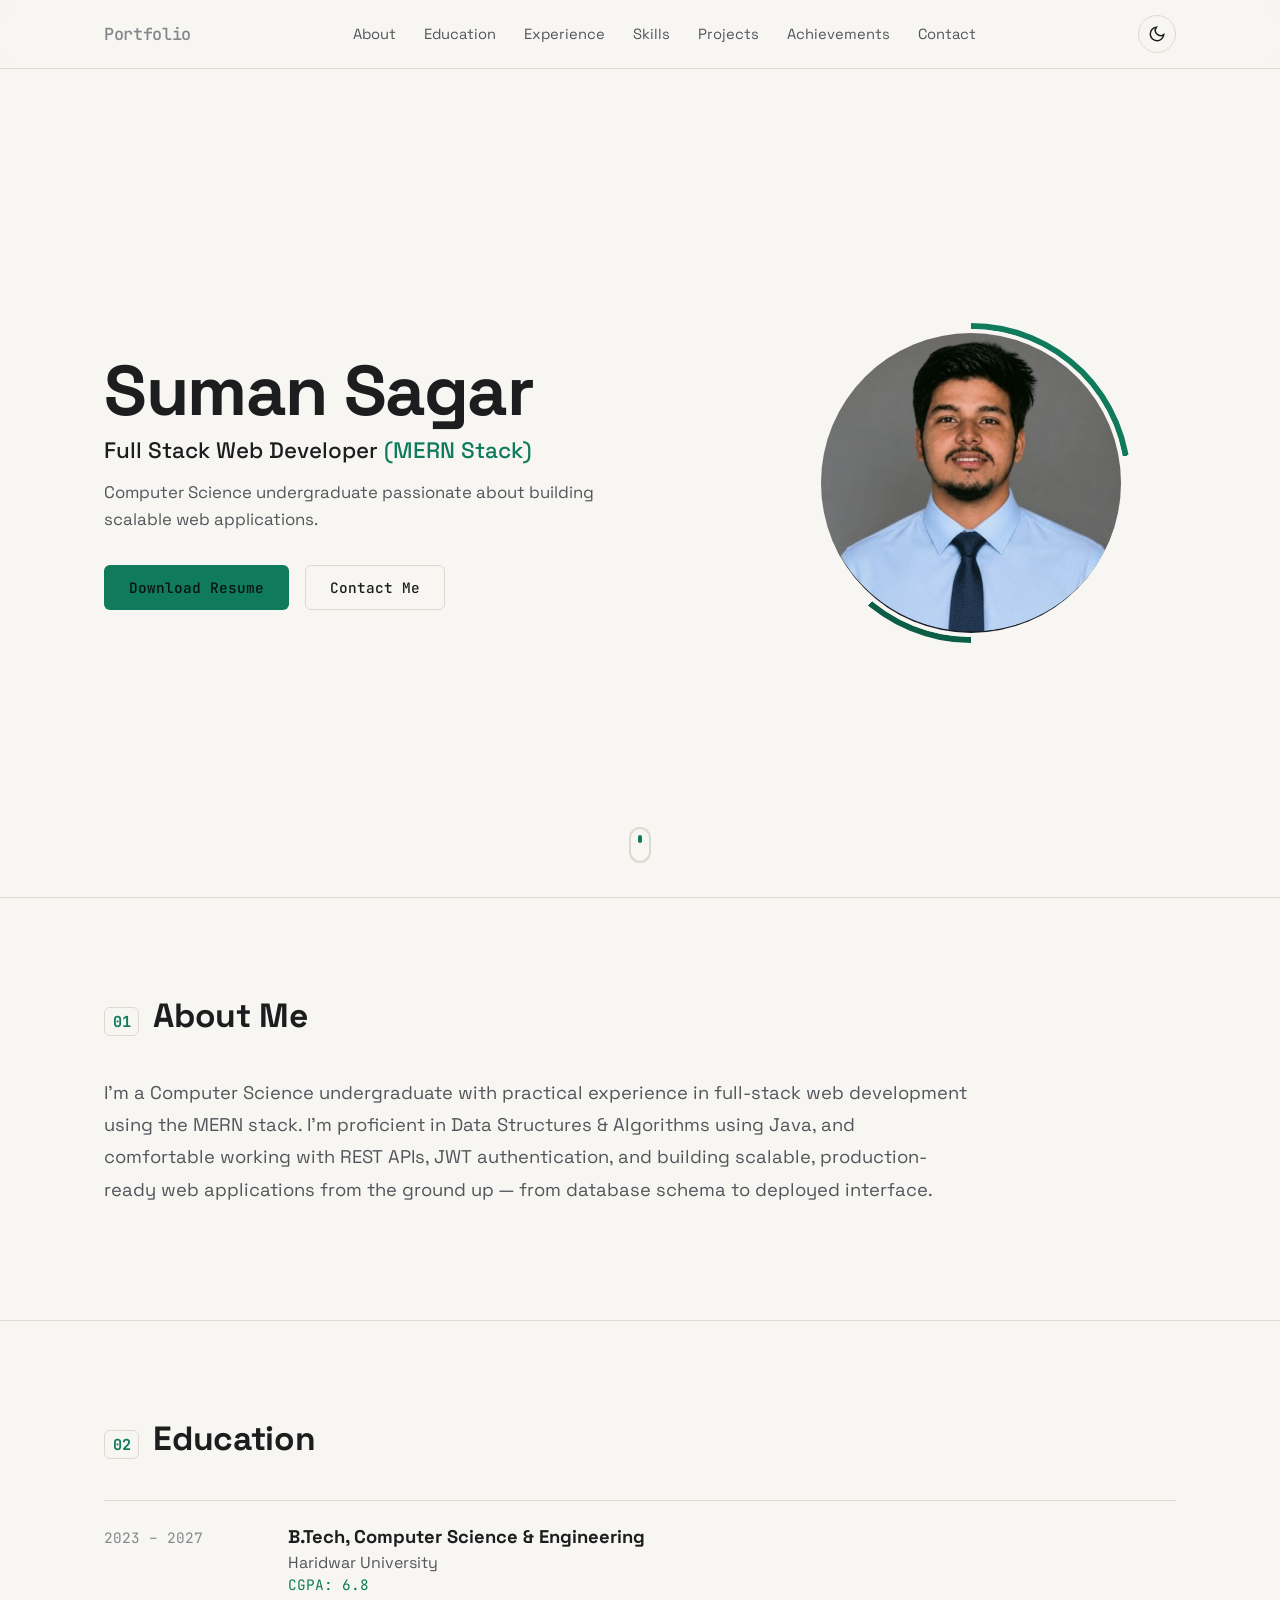
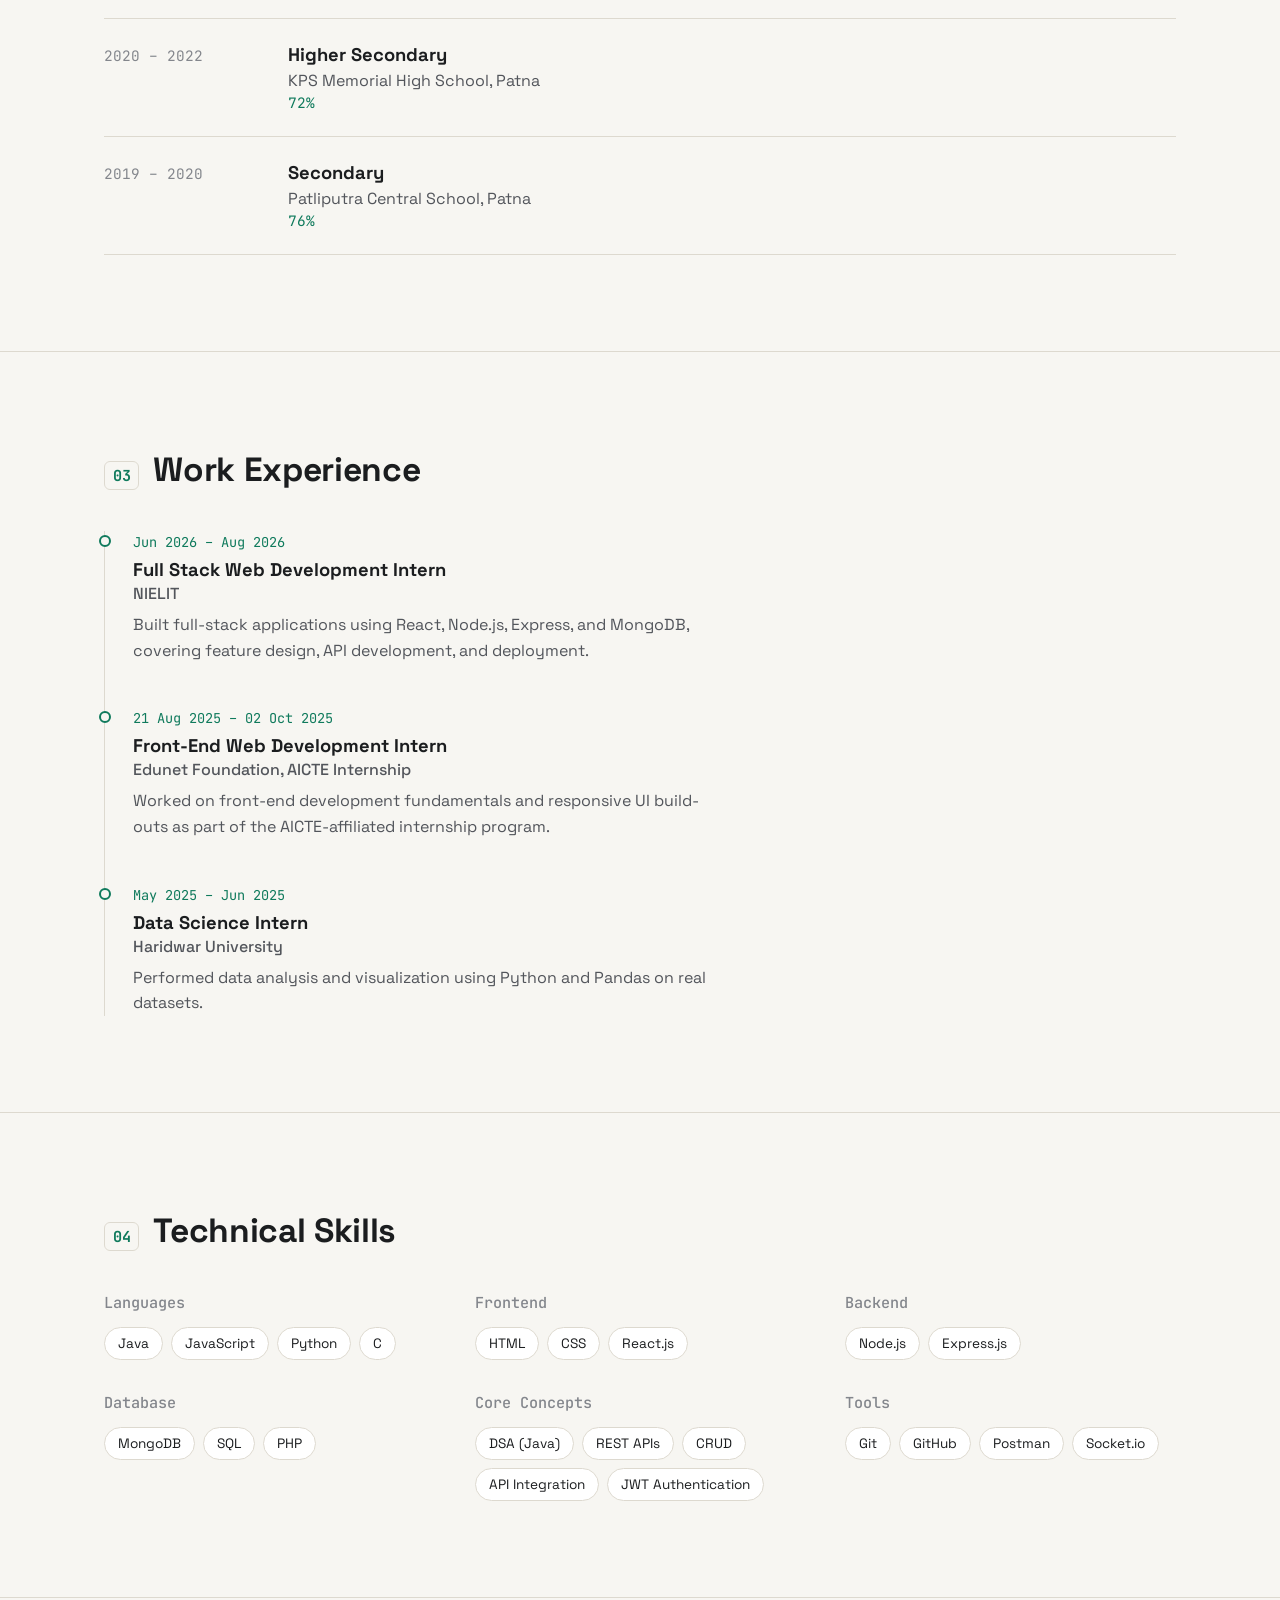
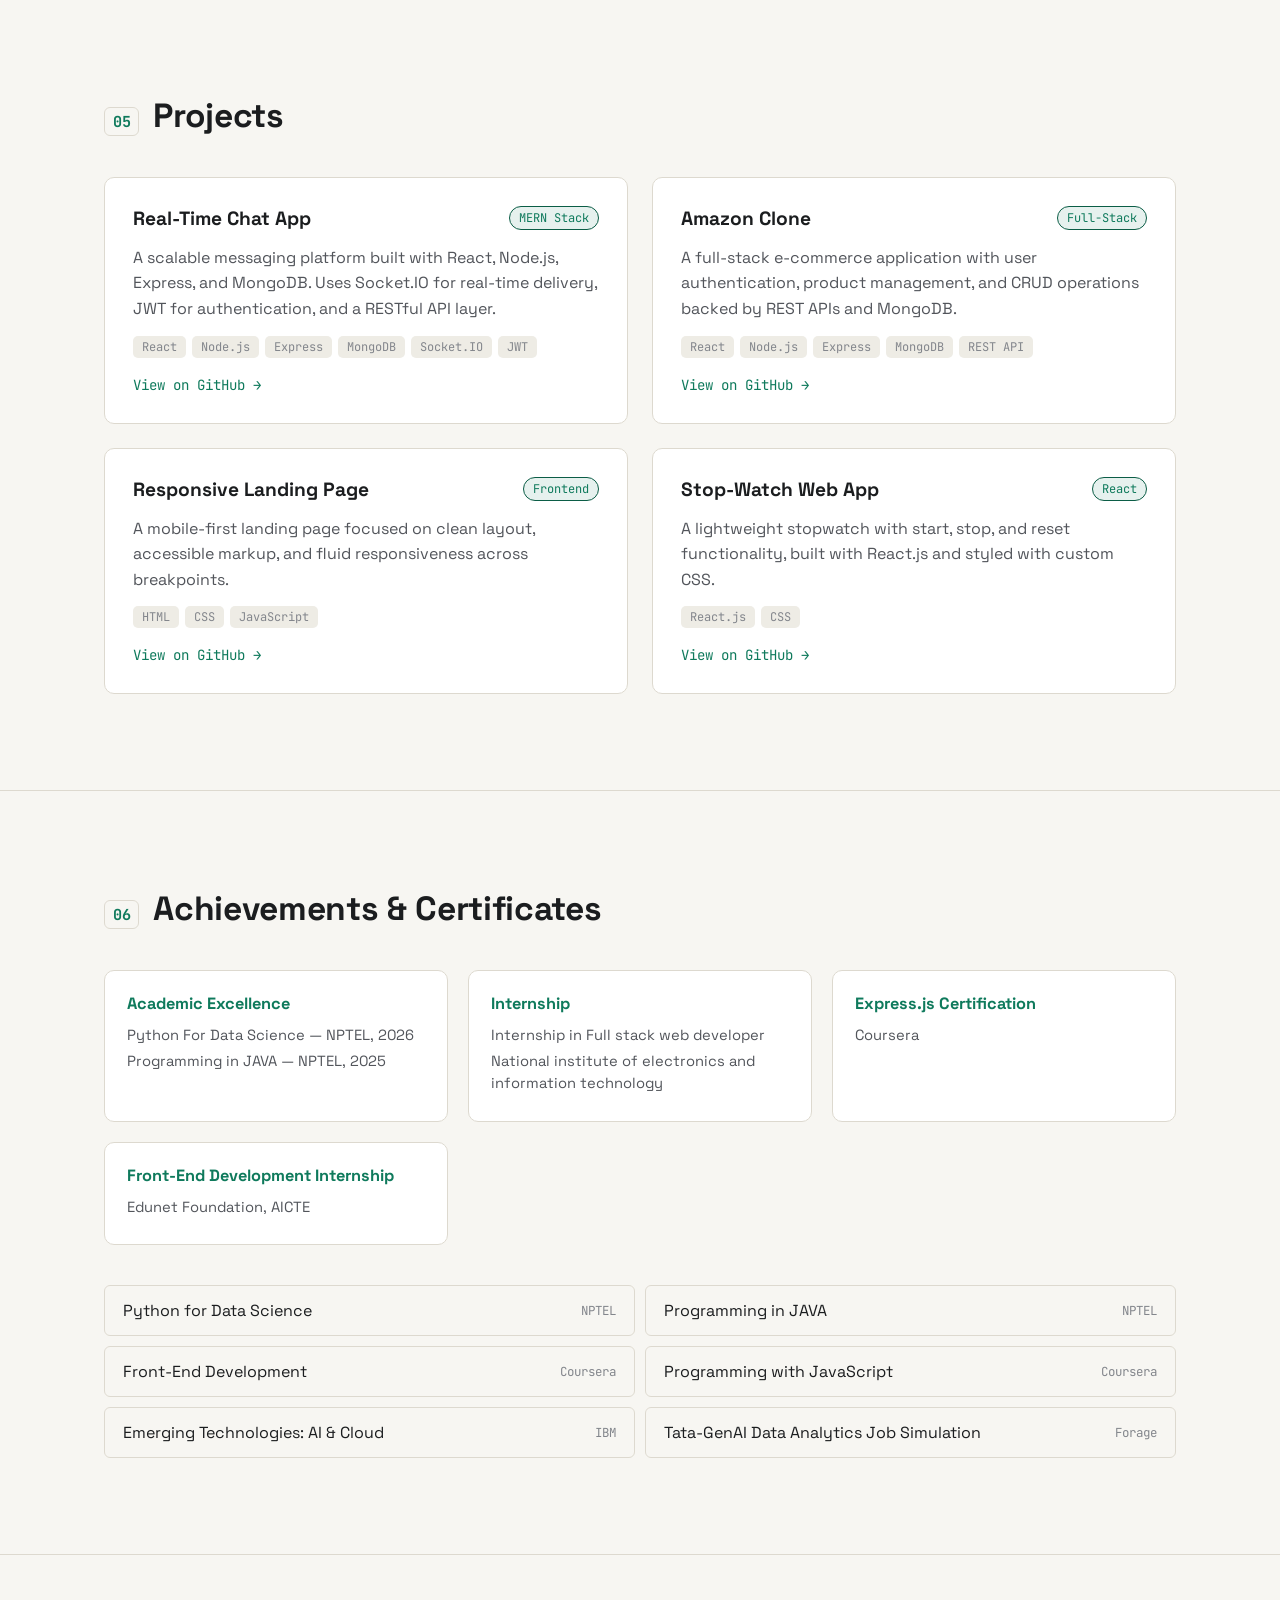
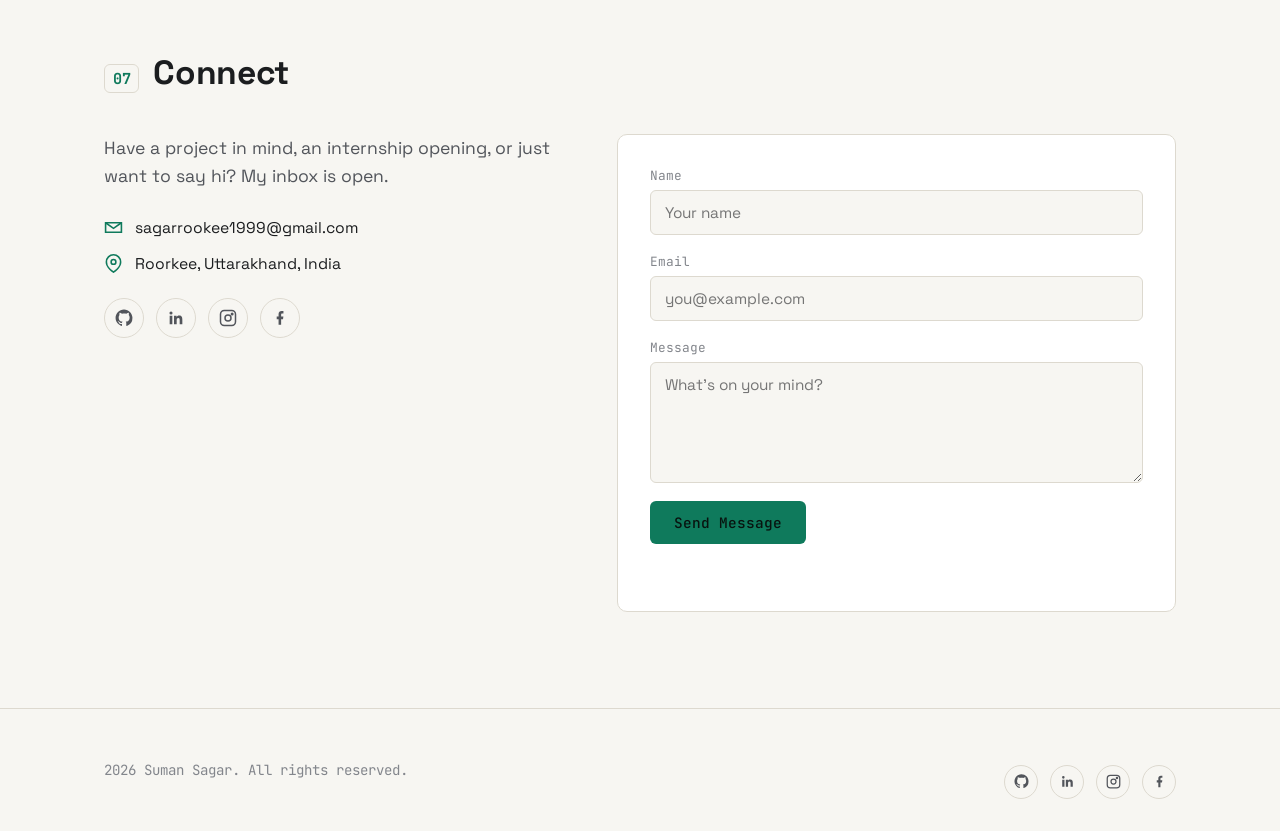
<file: index.html>
<!DOCTYPE html>
<html lang="en">
<head>
<meta charset="UTF-8" />
<meta name="viewport" content="width=device-width, initial-scale=1.0" />
<title>Suman Sagar — Full Stack Web Developer</title>
<meta name="description" content="Suman Sagar — Computer Science undergraduate and MERN stack developer based in " />
<link rel="preconnect" href="https://fonts.googleapis.com">
<link rel="preconnect" href="https://fonts.gstatic.com" crossorigin>
<link href="https://fonts.googleapis.com/css2?family=Space+Grotesk:wght@400;500;600;700&family=JetBrains+Mono:wght@400;500;600&display=swap" rel="stylesheet">
<link rel="stylesheet" href="portfolio.css" />
</head>
<body>

<!-- ===== Top progress bar ===== -->
<div class="scroll-progress" id="scrollProgress"></div>

<!-- ===== Navbar ===== -->
<header class="navbar" id="navbar">
  <div class="nav-inner">
    <a href="#home" class="logo">
      <!-- //<span class="logo-bracket"></span>Suman<span class="logo-accent">.Sagar</span><span class="logo-bracket"></span> -->
      <span class="logo-bracket">Portfolio</span>
    </a>

    <nav class="nav-links" id="navLinks">
      <a href="#about" class="nav-link">About</a>
      <a href="#education" class="nav-link">Education</a>
      <a href="#experience" class="nav-link">Experience</a>
      <a href="#skills" class="nav-link">Skills</a>
      <a href="#projects" class="nav-link">Projects</a>
      <a href="#achievements" class="nav-link">Achievements</a>
      <a href="#contact" class="nav-link">Contact</a>
    </nav>

    <div class="nav-actions">
      <button class="theme-toggle" id="themeToggle" aria-label="Toggle color theme">
        <svg class="icon-sun" viewBox="0 0 24 24" fill="none" stroke="currentColor" stroke-width="2"><circle cx="12" cy="12" r="4"/><path d="M12 2v2M12 20v2M4.93 4.93l1.41 1.41M17.66 17.66l1.41 1.41M2 12h2M20 12h2M4.93 19.07l1.41-1.41M17.66 6.34l1.41-1.41"/></svg>
        <svg class="icon-moon" viewBox="0 0 24 24" fill="none" stroke="currentColor" stroke-width="2"><path d="M21 12.79A9 9 0 1 1 11.21 3 7 7 0 0 0 21 12.79z"/></svg>
      </button>
      <button class="hamburger" id="hamburger" aria-label="Toggle menu">
        <span></span><span></span><span></span>
      </button>
    </div>
  </div>
</header>

<main>

  <!-- ===== Hero ===== -->
  <section class="hero" id="home">
    <div class="hero-inner">
      <div class="hero-text">
        <!-- <p class="hero-eyebrow">Roorkee, Uttarakhand</p> -->
        <h1 class="hero-name">Suman Sagar</h1>
        <p class="hero-title">Full Stack Web Developer <span class="hero-stack">(MERN Stack)</span></p>
        <p class="hero-tagline">Computer Science undergraduate passionate about building scalable web applications.</p>
        <div class="hero-actions">
          <a href="resume.pdf" class="btn btn-primary" download>
            Download Resume
          </a>
          <a href="#contact" class="btn btn-outline">Contact Me</a>
        </div>
      </div>

      <div class="hero-photo-wrap">

    <div class="hero-photo-ring">

        <!-- ONLY THIS RING WILL ROTATE -->
        <span class="rotating-ring"></span>

        <!-- PHOTO WILL STAY STATIC -->
        <img
            src="/assets/pic.jpg"
            alt="Suman Sagar"
            class="hero-photo"
            onerror="this.src='assets/profile-placeholder.svg'"
        />

    </div>

</div>
    <a href="#about" class="scroll-cue" aria-label="Scroll to About section">
      <span></span>
    </a>
  </section>

  <!-- ===== About ===== -->
  <section class="section" id="about">
    <div class="section-inner">
      <h2 class="section-heading"><span class="heading-index">01</span>About Me</h2>
      <p class="about-text">
        I'm a Computer Science undergraduate with practical experience in full-stack web development
        using the MERN stack. I'm proficient in Data Structures &amp; Algorithms using Java, and comfortable
        working with REST APIs, JWT authentication, and building scalable, production-ready web applications
        from the ground up — from database schema to deployed interface.
      </p>
    </div>
  </section>

  <!-- ===== Education ===== -->
  <section class="section" id="education">
    <div class="section-inner">
      <h2 class="section-heading"><span class="heading-index">02</span>Education</h2>
      <div class="edu-list">
        <div class="edu-item">
          <div class="edu-years">2023 – 2027</div>
          <div class="edu-body">
            <h3>B.Tech, Computer Science &amp; Engineering</h3>
            <p class="edu-school">Haridwar University</p>
            <p class="edu-score">CGPA: 6.8</p>
          </div>
        </div>
        <div class="edu-item">
          <div class="edu-years">2020 – 2022</div>
          <div class="edu-body">
            <h3>Higher Secondary</h3>
            <p class="edu-school">KPS Memorial High School, Patna</p>
            <p class="edu-score">72%</p>
          </div>
        </div>
        <div class="edu-item">
          <div class="edu-years">2019 – 2020</div>
          <div class="edu-body">
            <h3>Secondary</h3>
            <p class="edu-school">Patliputra Central School, Patna</p>
            <p class="edu-score">76%</p>
          </div>
        </div>
      </div>
    </div>
  </section>

  <!-- ===== Experience ===== -->
  <section class="section" id="experience">
    <div class="section-inner">
      <h2 class="section-heading"><span class="heading-index">03</span>Work Experience</h2>
      <div class="timeline">
        <div class="timeline-item">
          <div class="timeline-dot"></div>
          <div class="timeline-content">
            <span class="timeline-date">Jun 2026 – Aug 2026</span>
            <h3>Full Stack Web Development Intern</h3>
            <p class="timeline-org">NIELIT</p>
            <p class="timeline-desc">Built full-stack applications using React, Node.js, Express, and MongoDB, covering feature design, API development, and deployment.</p>
          </div>
        </div>
        <div class="timeline-item">
          <div class="timeline-dot"></div>
          <div class="timeline-content">
            <span class="timeline-date">21 Aug 2025 – 02 Oct 2025</span>
            <h3>Front-End Web Development Intern</h3>
            <p class="timeline-org">Edunet Foundation, AICTE Internship</p>
            <p class="timeline-desc">Worked on front-end development fundamentals and responsive UI build-outs as part of the AICTE-affiliated internship program.</p>
          </div>
        </div>
        <div class="timeline-item">
          <div class="timeline-dot"></div>
          <div class="timeline-content">
            <span class="timeline-date">May 2025 – Jun 2025</span>
            <h3>Data Science Intern</h3>
            <p class="timeline-org">Haridwar University</p>
            <p class="timeline-desc">Performed data analysis and visualization using Python and Pandas on real datasets.</p>
          </div>
        </div>
      </div>
    </div>
  </section>

  <!-- ===== Skills ===== -->
  <section class="section" id="skills">
    <div class="section-inner">
      <h2 class="section-heading"><span class="heading-index">04</span>Technical Skills</h2>
      <div class="skills-grid">
        <div class="skill-group">
          <h3>Languages</h3>
          <div class="badge-row">
            <span class="badge">Java</span><span class="badge">JavaScript</span><span class="badge">Python</span><span class="badge">C</span>
          </div>
        </div>
        <div class="skill-group">
          <h3>Frontend</h3>
          <div class="badge-row">
            <span class="badge">HTML</span><span class="badge">CSS</span><span class="badge">React.js</span>
          </div>
        </div>
        <div class="skill-group">
          <h3>Backend</h3>
          <div class="badge-row">
            <span class="badge">Node.js</span><span class="badge">Express.js</span>
          </div>
        </div>
        <div class="skill-group">
          <h3>Database</h3>
          <div class="badge-row">
            <span class="badge">MongoDB</span><span class="badge">SQL</span><span class="badge">PHP</span>
          </div>
        </div>
        <div class="skill-group">
          <h3>Core Concepts</h3>
          <div class="badge-row">
            <span class="badge">DSA (Java)</span><span class="badge">REST APIs</span><span class="badge">CRUD</span><span class="badge">API Integration</span><span class="badge">JWT Authentication</span>
          </div>
        </div>
        <div class="skill-group">
          <h3>Tools</h3>
          <div class="badge-row">
            <span class="badge">Git</span><span class="badge">GitHub</span><span class="badge">Postman</span><span class="badge">Socket.io</span>
          </div>
        </div>
      </div>
    </div>
  </section>

  <!-- ===== Projects ===== -->
  <section class="section" id="projects">
    <div class="section-inner">
      <h2 class="section-heading"><span class="heading-index">05</span>Projects</h2>
      <div class="project-grid">

        <article class="project-card">
          <div class="project-top">
            <h3>Real-Time Chat App</h3>
            <span class="project-tag">MERN Stack</span>
          </div>
          <p class="project-desc">A scalable messaging platform built with React, Node.js, Express, and MongoDB. Uses Socket.IO for real-time delivery, JWT for authentication, and a RESTful API layer.</p>
          <div class="project-stack">
            <span>React</span><span>Node.js</span><span>Express</span><span>MongoDB</span><span>Socket.IO</span><span>JWT</span>
          </div>
          <a href="#" class="project-link" target="_blank" rel="noopener">View on GitHub →</a>
        </article>

        <article class="project-card">
          <div class="project-top">
            <h3>Amazon Clone</h3>
            <span class="project-tag">Full-Stack</span>
          </div>
          <p class="project-desc">A full-stack e-commerce application with user authentication, product management, and CRUD operations backed by REST APIs and MongoDB.</p>
          <div class="project-stack">
            <span>React</span><span>Node.js</span><span>Express</span><span>MongoDB</span><span>REST API</span>
          </div>
          <a href="#" class="project-link" target="_blank" rel="noopener">View on GitHub →</a>
        </article>

        <article class="project-card">
          <div class="project-top">
            <h3>Responsive Landing Page</h3>
            <span class="project-tag">Frontend</span>
          </div>
          <p class="project-desc">A mobile-first landing page focused on clean layout, accessible markup, and fluid responsiveness across breakpoints.</p>
          <div class="project-stack">
            <span>HTML</span><span>CSS</span><span>JavaScript</span>
          </div>
          <a href="#" class="project-link" target="_blank" rel="noopener">View on GitHub →</a>
        </article>

        <article class="project-card">
          <div class="project-top">
            <h3>Stop-Watch Web App</h3>
            <span class="project-tag">React</span>
          </div>
          <p class="project-desc">A lightweight stopwatch with start, stop, and reset functionality, built with React.js and styled with custom CSS.</p>
          <div class="project-stack">
            <span>React.js</span><span>CSS</span>
          </div>
          <a href="#" class="project-link" target="_blank" rel="noopener">View on GitHub →</a>
        </article>

      </div>
    </div>
  </section>

  <!-- ===== Achievements ===== -->
  <section class="section" id="achievements">
    <div class="section-inner">
      <h2 class="section-heading"><span class="heading-index">06</span>Achievements &amp; Certificates</h2>

      <div class="achieve-highlights">
        <div class="achieve-card">
          <h3>Academic Excellence</h3>
          <p>Python For Data Science — NPTEL, 2026</p>
          <p>Programming in JAVA — NPTEL, 2025</p>
        </div>
        <div class="achieve-card">
          <h3>Internship </h3>
          <p>Internship in Full stack web developer </p>
          <p>National institute of electronics and information technology </p>
        </div>
        <div class="achieve-card">
          <h3>Express.js Certification</h3>
          <p>Coursera</p>
        </div>
        <div class="achieve-card">
          <h3>Front-End Development Internship</h3>
          <p>Edunet Foundation, AICTE</p>
        </div>
      </div>

      <div class="cert-list">
        <a href="#" class="cert-item" target="_blank" rel="noopener">
          <span>Python for Data Science</span><span class="cert-source">NPTEL</span>
        </a>
        <a href="#" class="cert-item" target="_blank" rel="noopener">
          <span>Programming in JAVA</span><span class="cert-source">NPTEL</span>
        </a>
        <a href="#" class="cert-item" target="_blank" rel="noopener">
          <span>Front-End Development</span><span class="cert-source">Coursera</span>
        </a>
        <a href="#" class="cert-item" target="_blank" rel="noopener">
          <span>Programming with JavaScript</span><span class="cert-source">Coursera</span>
        </a>
        <a href="#" class="cert-item" target="_blank" rel="noopener">
          <span>Emerging Technologies: AI &amp; Cloud</span><span class="cert-source">IBM</span>
        </a>
        <a href="#" class="cert-item" target="_blank" rel="noopener">
          <span>Tata-GenAI Data Analytics Job Simulation</span><span class="cert-source">Forage</span>
        </a>
      </div>
    </div>
  </section>

  <!-- ===== Contact ===== -->
  <section class="section" id="contact">
    <div class="section-inner">
      <h2 class="section-heading"><span class="heading-index">07</span>Connect</h2>

      <div class="contact-grid">
        <div class="contact-info">
          <p class="contact-lead">Have a project in mind, an internship opening, or just want to say hi? My inbox is open.</p>

          <a href="mailto:sagarrookee1999@gmail.com" class="contact-line">
            <svg viewBox="0 0 24 24" fill="none" stroke="currentColor" stroke-width="2"><path d="M4 4h16v16H4z" opacity="0"/><path d="M22 6l-10 7L2 6"/><path d="M2 6h20v12H2z"/></svg>
            sagarrookee1999@gmail.com
          </a>
          <div class="contact-line">
            <svg viewBox="0 0 24 24" fill="none" stroke="currentColor" stroke-width="2"><path d="M21 10c0 7-9 13-9 13s-9-6-9-13a9 9 0 0 1 18 0z"/><circle cx="12" cy="10" r="3"/></svg>
            Roorkee, Uttarakhand, India
          </div>

          <div class="social-row">
            <a href="#" class="social-icon" aria-label="GitHub" target="_blank" rel="noopener">
              <svg viewBox="0 0 24 24" fill="currentColor"><path d="M12 .5C5.73.5.75 5.48.75 11.75c0 5.02 3.26 9.28 7.78 10.78.57.1.78-.25.78-.55 0-.27-.01-1.16-.02-2.11-3.16.69-3.83-1.34-3.83-1.34-.52-1.32-1.27-1.67-1.27-1.67-1.03-.71.08-.69.08-.69 1.15.08 1.75 1.18 1.75 1.18 1.02 1.75 2.68 1.24 3.33.95.1-.74.4-1.24.72-1.53-2.52-.29-5.17-1.26-5.17-5.6 0-1.24.44-2.25 1.17-3.04-.12-.29-.51-1.45.11-3.02 0 0 .96-.31 3.15 1.16.91-.25 1.89-.38 2.86-.38.97 0 1.95.13 2.86.38 2.18-1.47 3.15-1.16 3.15-1.16.62 1.57.23 2.73.11 3.02.73.79 1.17 1.8 1.17 3.04 0 4.35-2.65 5.31-5.18 5.59.41.35.77 1.04.77 2.11 0 1.52-.01 2.75-.01 3.13 0 .3.2.66.79.55A11.26 11.26 0 0 0 23.25 11.75C23.25 5.48 18.27.5 12 .5z"/></svg>
            </a>
            <a href="#" class="social-icon" aria-label="LinkedIn" target="_blank" rel="noopener">
              <svg viewBox="0 0 24 24" fill="currentColor"><path d="M20.45 20.45h-3.55v-5.57c0-1.33-.02-3.04-1.85-3.04-1.86 0-2.14 1.45-2.14 2.94v5.67H9.35V9h3.41v1.56h.05c.48-.9 1.64-1.85 3.37-1.85 3.6 0 4.27 2.37 4.27 5.46v6.28zM5.34 7.43a2.06 2.06 0 1 1 0-4.12 2.06 2.06 0 0 1 0 4.12zM7.12 20.45H3.56V9h3.56v11.45z"/></svg>
            </a>
            <a href="#" class="social-icon" aria-label="Instagram" target="_blank" rel="noopener">
              <svg viewBox="0 0 24 24" fill="none" stroke="currentColor" stroke-width="2"><rect x="2" y="2" width="20" height="20" rx="5"/><circle cx="12" cy="12" r="4"/><circle cx="17.5" cy="6.5" r="1"/></svg>
            </a>
            <a href="#" class="social-icon" aria-label="Facebook" target="_blank" rel="noopener">
              <svg viewBox="0 0 24 24" fill="currentColor"><path d="M13.5 21v-7.5H16l.5-3.5h-3V7.7c0-1 .3-1.7 1.7-1.7H16.6V2.8C16.3 2.75 15.3 2.65 14.15 2.65c-2.4 0-4.05 1.47-4.05 4.15V10H7.6v3.5h2.5V21h3.4z"/></svg>
            </a>
          </div>
        </div>

        <form class="contact-form" id="contactForm" action="https://formspree.io/f/xjyvneyk" method="POST">
          <div class="form-row">
            <label for="name">Name</label>
            <input type="text" id="name" name="name" required placeholder="Your name" />
          </div>
          <div class="form-row">
            <label for="email">Email</label>
            <input type="email" id="email" name="email" required placeholder="you@example.com" />
          </div>
          <div class="form-row">
            <label for="message">Message</label>
            <textarea id="message" name="message" rows="5" required placeholder="What's on your mind?"></textarea>
          </div>
          <button type="submit" class="btn btn-primary btn-form">Send Message</button>
          <p class="form-status" id="formStatus"></p>
        </form>
      </div>
    </div>
  </section>

</main>

<footer class="footer">
  <div class="footer-inner">
    <p> <span id="year"></span> Suman Sagar. All rights reserved.</p>
    <div class="social-row footer-social">
      <a href="https://github.com/Sagar7371" class="social-icon" aria-label="GitHub" target="_blank" rel="noopener">
        <svg viewBox="0 0 24 24" fill="currentColor"><path d="M12 .5C5.73.5.75 5.48.75 11.75c0 5.02 3.26 9.28 7.78 10.78.57.1.78-.25.78-.55 0-.27-.01-1.16-.02-2.11-3.16.69-3.83-1.34-3.83-1.34-.52-1.32-1.27-1.67-1.27-1.67-1.03-.71.08-.69.08-.69 1.15.08 1.75 1.18 1.75 1.18 1.02 1.75 2.68 1.24 3.33.95.1-.74.4-1.24.72-1.53-2.52-.29-5.17-1.26-5.17-5.6 0-1.24.44-2.25 1.17-3.04-.12-.29-.51-1.45.11-3.02 0 0 .96-.31 3.15 1.16.91-.25 1.89-.38 2.86-.38.97 0 1.95.13 2.86.38 2.18-1.47 3.15-1.16 3.15-1.16.62 1.57.23 2.73.11 3.02.73.79 1.17 1.8 1.17 3.04 0 4.35-2.65 5.31-5.18 5.59.41.35.77 1.04.77 2.11 0 1.52-.01 2.75-.01 3.13 0 .3.2.66.79.55A11.26 11.26 0 0 0 23.25 11.75C23.25 5.48 18.27.5 12 .5z"/></svg>
      </a>
      <a href="https://www.linkedin.com/in/sumansagar1409" class="social-icon" aria-label="LinkedIn" target="_blank" rel="noopener">
        <svg viewBox="0 0 24 24" fill="currentColor"><path d="M20.45 20.45h-3.55v-5.57c0-1.33-.02-3.04-1.85-3.04-1.86 0-2.14 1.45-2.14 2.94v5.67H9.35V9h3.41v1.56h.05c.48-.9 1.64-1.85 3.37-1.85 3.6 0 4.27 2.37 4.27 5.46v6.28zM5.34 7.43a2.06 2.06 0 1 1 0-4.12 2.06 2.06 0 0 1 0 4.12zM7.12 20.45H3.56V9h3.56v11.45z"/></svg>
      </a>
      <a href="https://www.instagram.com/yadav_sagar14/?hl=en" class="social-icon" aria-label="Instagram" target="_blank" rel="noopener">
        <svg viewBox="0 0 24 24" fill="none" stroke="currentColor" stroke-width="2"><rect x="2" y="2" width="20" height="20" rx="5"/><circle cx="12" cy="12" r="4"/><circle cx="17.5" cy="6.5" r="1"/></svg>
      </a>
      <a href="https://www.facebook.com/yadavsagar1409" class="social-icon" aria-label="Facebook" target="_blank" rel="noopener">
        <svg viewBox="0 0 24 24" fill="currentColor"><path d="M13.5 21v-7.5H16l.5-3.5h-3V7.7c0-1 .3-1.7 1.7-1.7H16.6V2.8C16.3 2.75 15.3 2.65 14.15 2.65c-2.4 0-4.05 1.47-4.05 4.15V10H7.6v3.5h2.5V21h3.4z"/></svg>
      </a>
    </div>
  </div>
</footer>

<script src="script.js"></script>
</body>
</html>
</file>
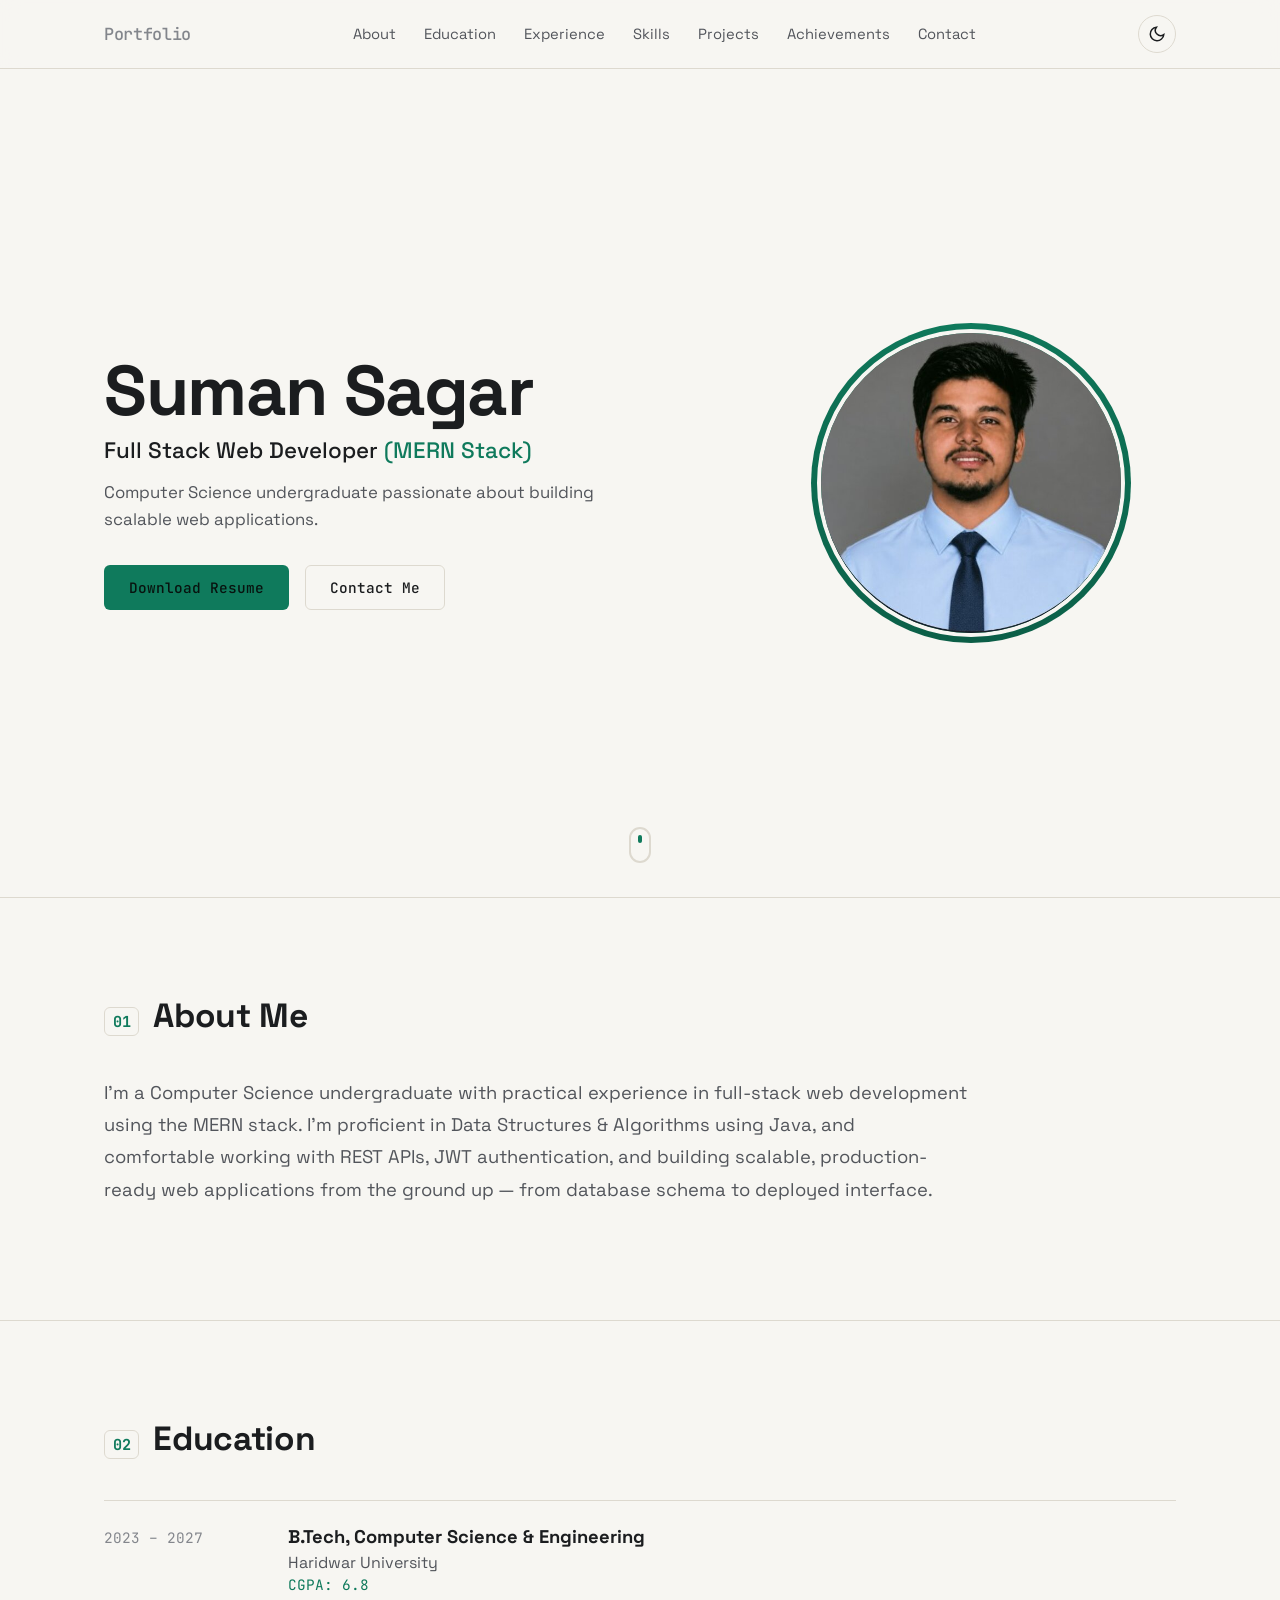
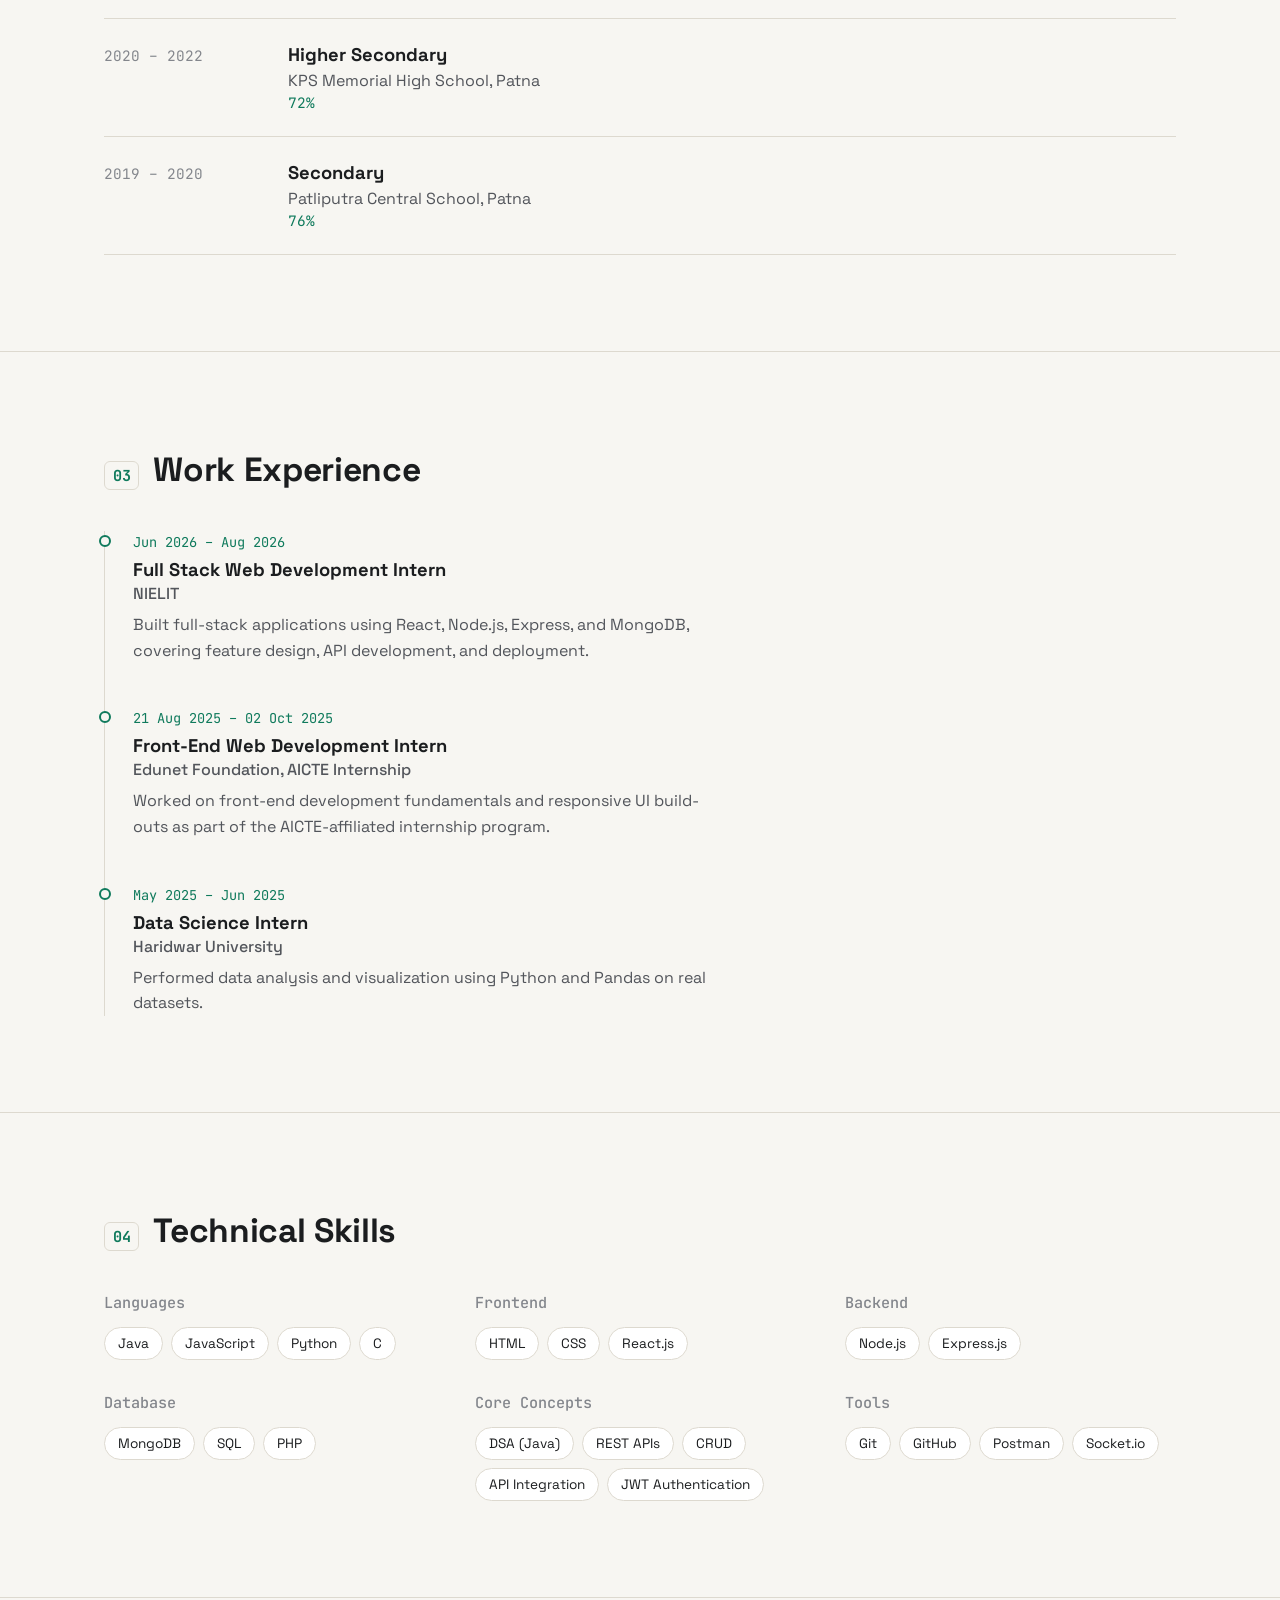
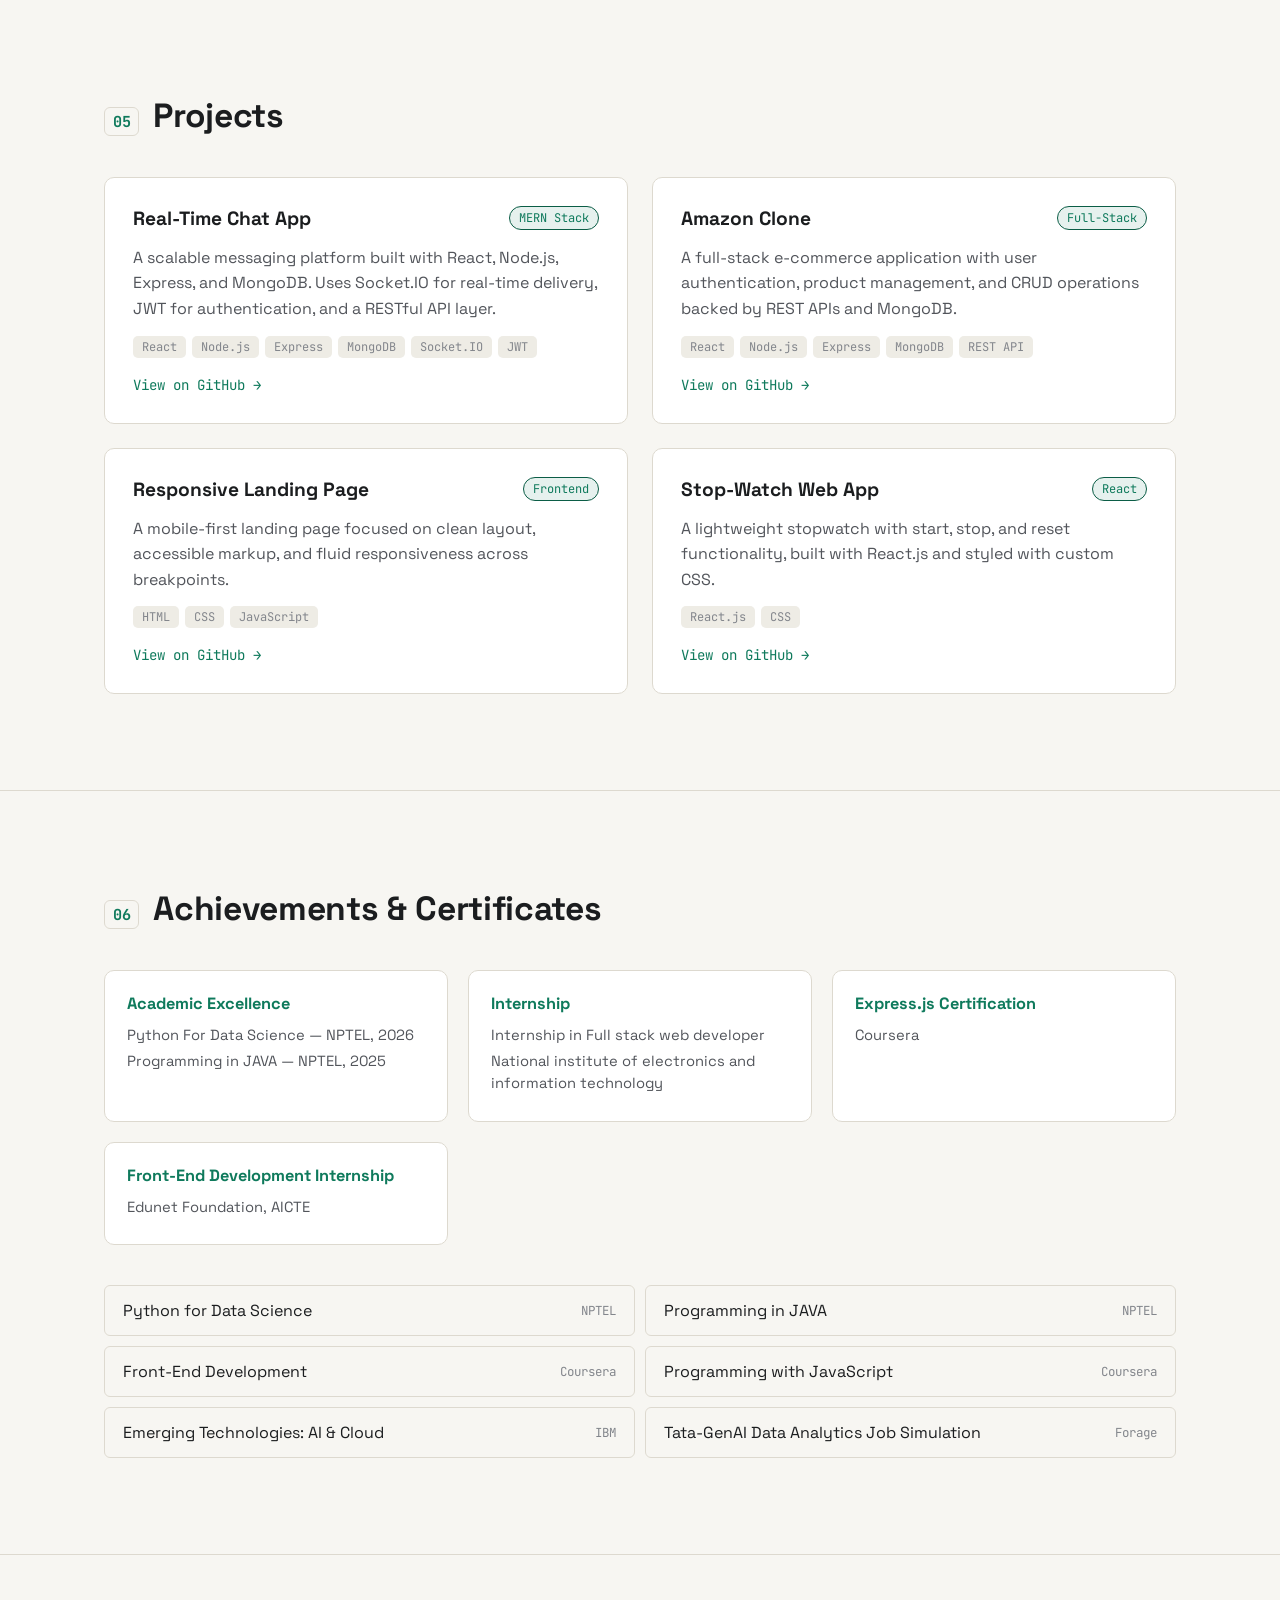
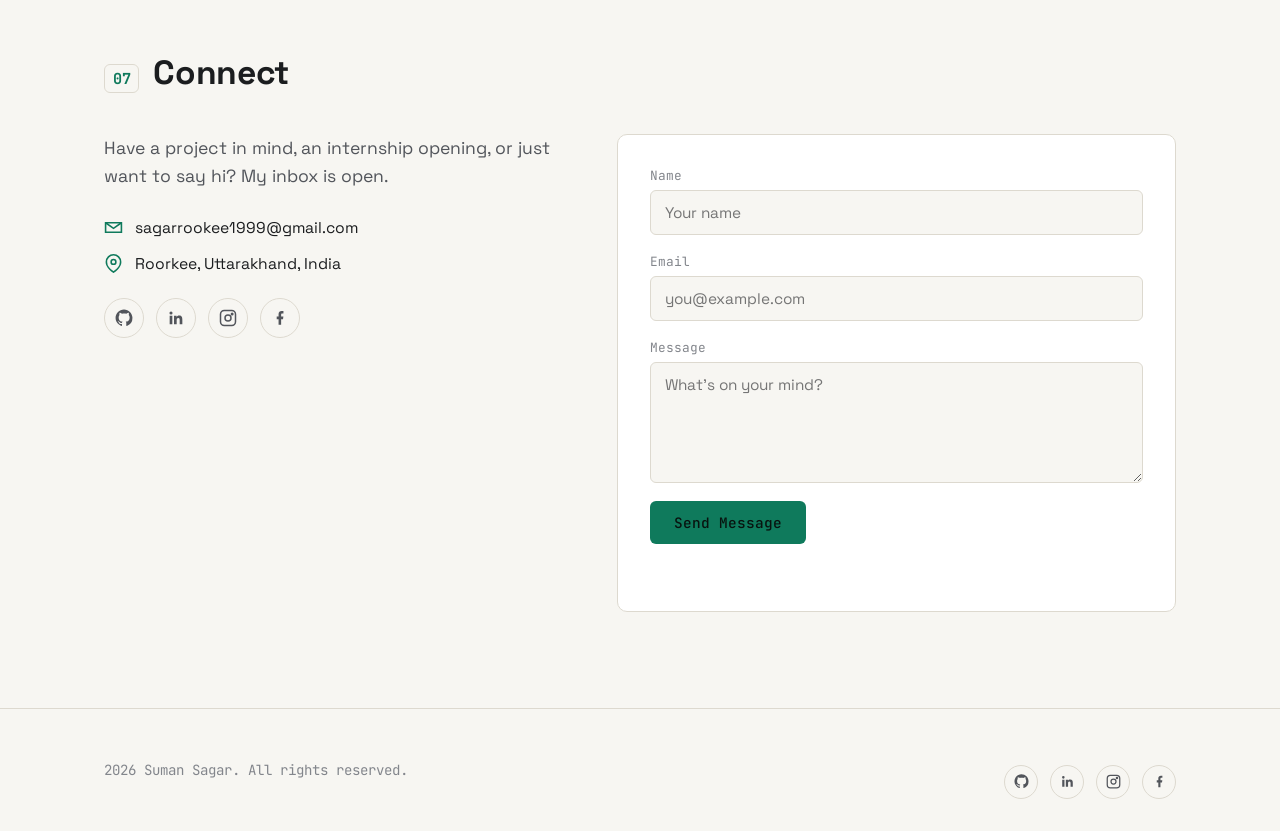
<file: portfolio/index.html>
<!DOCTYPE html>
<html lang="en">
<head>
<meta charset="UTF-8" />
<meta name="viewport" content="width=device-width, initial-scale=1.0" />
<title>Suman Sagar — Full Stack Web Developer</title>
<meta name="description" content="Suman Sagar — Computer Science undergraduate and MERN stack developer based in " />
<link rel="preconnect" href="https://fonts.googleapis.com">
<link rel="preconnect" href="https://fonts.gstatic.com" crossorigin>
<link href="https://fonts.googleapis.com/css2?family=Space+Grotesk:wght@400;500;600;700&family=JetBrains+Mono:wght@400;500;600&display=swap" rel="stylesheet">
<link rel="stylesheet" href="styles.css" />
</head>
<body>

<!-- ===== Top progress bar ===== -->
<div class="scroll-progress" id="scrollProgress"></div>

<!-- ===== Navbar ===== -->
<header class="navbar" id="navbar">
  <div class="nav-inner">
    <a href="#home" class="logo">
      <!-- //<span class="logo-bracket"></span>Suman<span class="logo-accent">.Sagar</span><span class="logo-bracket"></span> -->
      <span class="logo-bracket">Portfolio</span>
    </a>

    <nav class="nav-links" id="navLinks">
      <a href="#about" class="nav-link">About</a>
      <a href="#education" class="nav-link">Education</a>
      <a href="#experience" class="nav-link">Experience</a>
      <a href="#skills" class="nav-link">Skills</a>
      <a href="#projects" class="nav-link">Projects</a>
      <a href="#achievements" class="nav-link">Achievements</a>
      <a href="#contact" class="nav-link">Contact</a>
    </nav>

    <div class="nav-actions">
      <button class="theme-toggle" id="themeToggle" aria-label="Toggle color theme">
        <svg class="icon-sun" viewBox="0 0 24 24" fill="none" stroke="currentColor" stroke-width="2"><circle cx="12" cy="12" r="4"/><path d="M12 2v2M12 20v2M4.93 4.93l1.41 1.41M17.66 17.66l1.41 1.41M2 12h2M20 12h2M4.93 19.07l1.41-1.41M17.66 6.34l1.41-1.41"/></svg>
        <svg class="icon-moon" viewBox="0 0 24 24" fill="none" stroke="currentColor" stroke-width="2"><path d="M21 12.79A9 9 0 1 1 11.21 3 7 7 0 0 0 21 12.79z"/></svg>
      </button>
      <button class="hamburger" id="hamburger" aria-label="Toggle menu">
        <span></span><span></span><span></span>
      </button>
    </div>
  </div>
</header>

<main>

  <!-- ===== Hero ===== -->
  <section class="hero" id="home">
    <div class="hero-inner">
      <div class="hero-text">
        <!-- <p class="hero-eyebrow">Roorkee, Uttarakhand</p> -->
        <h1 class="hero-name">Suman Sagar</h1>
        <p class="hero-title">Full Stack Web Developer <span class="hero-stack">(MERN Stack)</span></p>
        <p class="hero-tagline">Computer Science undergraduate passionate about building scalable web applications.</p>
        <div class="hero-actions">
          <a href="resume.pdf" class="btn btn-primary" download>
            Download Resume
          </a>
          <a href="#contact" class="btn btn-outline">Contact Me</a>
        </div>
      </div>

      <div class="hero-photo-wrap">
        <div class="hero-photo-ring">
          <img src="pic.jpg" alt="Suman Sagar" class="hero-photo" onerror="this.src='assets/profile-placeholder.svg'" />
        </div>
      </div>
    </div>
    <a href="#about" class="scroll-cue" aria-label="Scroll to About section">
      <span></span>
    </a>
  </section>

  <!-- ===== About ===== -->
  <section class="section" id="about">
    <div class="section-inner">
      <h2 class="section-heading"><span class="heading-index">01</span>About Me</h2>
      <p class="about-text">
        I'm a Computer Science undergraduate with practical experience in full-stack web development
        using the MERN stack. I'm proficient in Data Structures &amp; Algorithms using Java, and comfortable
        working with REST APIs, JWT authentication, and building scalable, production-ready web applications
        from the ground up — from database schema to deployed interface.
      </p>
    </div>
  </section>

  <!-- ===== Education ===== -->
  <section class="section" id="education">
    <div class="section-inner">
      <h2 class="section-heading"><span class="heading-index">02</span>Education</h2>
      <div class="edu-list">
        <div class="edu-item">
          <div class="edu-years">2023 – 2027</div>
          <div class="edu-body">
            <h3>B.Tech, Computer Science &amp; Engineering</h3>
            <p class="edu-school">Haridwar University</p>
            <p class="edu-score">CGPA: 6.8</p>
          </div>
        </div>
        <div class="edu-item">
          <div class="edu-years">2020 – 2022</div>
          <div class="edu-body">
            <h3>Higher Secondary</h3>
            <p class="edu-school">KPS Memorial High School, Patna</p>
            <p class="edu-score">72%</p>
          </div>
        </div>
        <div class="edu-item">
          <div class="edu-years">2019 – 2020</div>
          <div class="edu-body">
            <h3>Secondary</h3>
            <p class="edu-school">Patliputra Central School, Patna</p>
            <p class="edu-score">76%</p>
          </div>
        </div>
      </div>
    </div>
  </section>

  <!-- ===== Experience ===== -->
  <section class="section" id="experience">
    <div class="section-inner">
      <h2 class="section-heading"><span class="heading-index">03</span>Work Experience</h2>
      <div class="timeline">
        <div class="timeline-item">
          <div class="timeline-dot"></div>
          <div class="timeline-content">
            <span class="timeline-date">Jun 2026 – Aug 2026</span>
            <h3>Full Stack Web Development Intern</h3>
            <p class="timeline-org">NIELIT</p>
            <p class="timeline-desc">Built full-stack applications using React, Node.js, Express, and MongoDB, covering feature design, API development, and deployment.</p>
          </div>
        </div>
        <div class="timeline-item">
          <div class="timeline-dot"></div>
          <div class="timeline-content">
            <span class="timeline-date">21 Aug 2025 – 02 Oct 2025</span>
            <h3>Front-End Web Development Intern</h3>
            <p class="timeline-org">Edunet Foundation, AICTE Internship</p>
            <p class="timeline-desc">Worked on front-end development fundamentals and responsive UI build-outs as part of the AICTE-affiliated internship program.</p>
          </div>
        </div>
        <div class="timeline-item">
          <div class="timeline-dot"></div>
          <div class="timeline-content">
            <span class="timeline-date">May 2025 – Jun 2025</span>
            <h3>Data Science Intern</h3>
            <p class="timeline-org">Haridwar University</p>
            <p class="timeline-desc">Performed data analysis and visualization using Python and Pandas on real datasets.</p>
          </div>
        </div>
      </div>
    </div>
  </section>

  <!-- ===== Skills ===== -->
  <section class="section" id="skills">
    <div class="section-inner">
      <h2 class="section-heading"><span class="heading-index">04</span>Technical Skills</h2>
      <div class="skills-grid">
        <div class="skill-group">
          <h3>Languages</h3>
          <div class="badge-row">
            <span class="badge">Java</span><span class="badge">JavaScript</span><span class="badge">Python</span><span class="badge">C</span>
          </div>
        </div>
        <div class="skill-group">
          <h3>Frontend</h3>
          <div class="badge-row">
            <span class="badge">HTML</span><span class="badge">CSS</span><span class="badge">React.js</span>
          </div>
        </div>
        <div class="skill-group">
          <h3>Backend</h3>
          <div class="badge-row">
            <span class="badge">Node.js</span><span class="badge">Express.js</span>
          </div>
        </div>
        <div class="skill-group">
          <h3>Database</h3>
          <div class="badge-row">
            <span class="badge">MongoDB</span><span class="badge">SQL</span><span class="badge">PHP</span>
          </div>
        </div>
        <div class="skill-group">
          <h3>Core Concepts</h3>
          <div class="badge-row">
            <span class="badge">DSA (Java)</span><span class="badge">REST APIs</span><span class="badge">CRUD</span><span class="badge">API Integration</span><span class="badge">JWT Authentication</span>
          </div>
        </div>
        <div class="skill-group">
          <h3>Tools</h3>
          <div class="badge-row">
            <span class="badge">Git</span><span class="badge">GitHub</span><span class="badge">Postman</span><span class="badge">Socket.io</span>
          </div>
        </div>
      </div>
    </div>
  </section>

  <!-- ===== Projects ===== -->
  <section class="section" id="projects">
    <div class="section-inner">
      <h2 class="section-heading"><span class="heading-index">05</span>Projects</h2>
      <div class="project-grid">

        <article class="project-card">
          <div class="project-top">
            <h3>Real-Time Chat App</h3>
            <span class="project-tag">MERN Stack</span>
          </div>
          <p class="project-desc">A scalable messaging platform built with React, Node.js, Express, and MongoDB. Uses Socket.IO for real-time delivery, JWT for authentication, and a RESTful API layer.</p>
          <div class="project-stack">
            <span>React</span><span>Node.js</span><span>Express</span><span>MongoDB</span><span>Socket.IO</span><span>JWT</span>
          </div>
          <a href="#" class="project-link" target="_blank" rel="noopener">View on GitHub →</a>
        </article>

        <article class="project-card">
          <div class="project-top">
            <h3>Amazon Clone</h3>
            <span class="project-tag">Full-Stack</span>
          </div>
          <p class="project-desc">A full-stack e-commerce application with user authentication, product management, and CRUD operations backed by REST APIs and MongoDB.</p>
          <div class="project-stack">
            <span>React</span><span>Node.js</span><span>Express</span><span>MongoDB</span><span>REST API</span>
          </div>
          <a href="#" class="project-link" target="_blank" rel="noopener">View on GitHub →</a>
        </article>

        <article class="project-card">
          <div class="project-top">
            <h3>Responsive Landing Page</h3>
            <span class="project-tag">Frontend</span>
          </div>
          <p class="project-desc">A mobile-first landing page focused on clean layout, accessible markup, and fluid responsiveness across breakpoints.</p>
          <div class="project-stack">
            <span>HTML</span><span>CSS</span><span>JavaScript</span>
          </div>
          <a href="#" class="project-link" target="_blank" rel="noopener">View on GitHub →</a>
        </article>

        <article class="project-card">
          <div class="project-top">
            <h3>Stop-Watch Web App</h3>
            <span class="project-tag">React</span>
          </div>
          <p class="project-desc">A lightweight stopwatch with start, stop, and reset functionality, built with React.js and styled with custom CSS.</p>
          <div class="project-stack">
            <span>React.js</span><span>CSS</span>
          </div>
          <a href="#" class="project-link" target="_blank" rel="noopener">View on GitHub →</a>
        </article>

      </div>
    </div>
  </section>

  <!-- ===== Achievements ===== -->
  <section class="section" id="achievements">
    <div class="section-inner">
      <h2 class="section-heading"><span class="heading-index">06</span>Achievements &amp; Certificates</h2>

      <div class="achieve-highlights">
        <div class="achieve-card">
          <h3>Academic Excellence</h3>
          <p>Python For Data Science — NPTEL, 2026</p>
          <p>Programming in JAVA — NPTEL, 2025</p>
        </div>
        <div class="achieve-card">
          <h3>Internship </h3>
          <p>Internship in Full stack web developer </p>
          <p>National institute of electronics and information technology </p>
        </div>
        <div class="achieve-card">
          <h3>Express.js Certification</h3>
          <p>Coursera</p>
        </div>
        <div class="achieve-card">
          <h3>Front-End Development Internship</h3>
          <p>Edunet Foundation, AICTE</p>
        </div>
      </div>

      <div class="cert-list">
        <a href="#" class="cert-item" target="_blank" rel="noopener">
          <span>Python for Data Science</span><span class="cert-source">NPTEL</span>
        </a>
        <a href="#" class="cert-item" target="_blank" rel="noopener">
          <span>Programming in JAVA</span><span class="cert-source">NPTEL</span>
        </a>
        <a href="#" class="cert-item" target="_blank" rel="noopener">
          <span>Front-End Development</span><span class="cert-source">Coursera</span>
        </a>
        <a href="#" class="cert-item" target="_blank" rel="noopener">
          <span>Programming with JavaScript</span><span class="cert-source">Coursera</span>
        </a>
        <a href="#" class="cert-item" target="_blank" rel="noopener">
          <span>Emerging Technologies: AI &amp; Cloud</span><span class="cert-source">IBM</span>
        </a>
        <a href="#" class="cert-item" target="_blank" rel="noopener">
          <span>Tata-GenAI Data Analytics Job Simulation</span><span class="cert-source">Forage</span>
        </a>
      </div>
    </div>
  </section>

  <!-- ===== Contact ===== -->
  <section class="section" id="contact">
    <div class="section-inner">
      <h2 class="section-heading"><span class="heading-index">07</span>Connect</h2>

      <div class="contact-grid">
        <div class="contact-info">
          <p class="contact-lead">Have a project in mind, an internship opening, or just want to say hi? My inbox is open.</p>

          <a href="mailto:sagarrookee1999@gmail.com" class="contact-line">
            <svg viewBox="0 0 24 24" fill="none" stroke="currentColor" stroke-width="2"><path d="M4 4h16v16H4z" opacity="0"/><path d="M22 6l-10 7L2 6"/><path d="M2 6h20v12H2z"/></svg>
            sagarrookee1999@gmail.com
          </a>
          <div class="contact-line">
            <svg viewBox="0 0 24 24" fill="none" stroke="currentColor" stroke-width="2"><path d="M21 10c0 7-9 13-9 13s-9-6-9-13a9 9 0 0 1 18 0z"/><circle cx="12" cy="10" r="3"/></svg>
            Roorkee, Uttarakhand, India
          </div>

          <div class="social-row">
            <a href="#" class="social-icon" aria-label="GitHub" target="_blank" rel="noopener">
              <svg viewBox="0 0 24 24" fill="currentColor"><path d="M12 .5C5.73.5.75 5.48.75 11.75c0 5.02 3.26 9.28 7.78 10.78.57.1.78-.25.78-.55 0-.27-.01-1.16-.02-2.11-3.16.69-3.83-1.34-3.83-1.34-.52-1.32-1.27-1.67-1.27-1.67-1.03-.71.08-.69.08-.69 1.15.08 1.75 1.18 1.75 1.18 1.02 1.75 2.68 1.24 3.33.95.1-.74.4-1.24.72-1.53-2.52-.29-5.17-1.26-5.17-5.6 0-1.24.44-2.25 1.17-3.04-.12-.29-.51-1.45.11-3.02 0 0 .96-.31 3.15 1.16.91-.25 1.89-.38 2.86-.38.97 0 1.95.13 2.86.38 2.18-1.47 3.15-1.16 3.15-1.16.62 1.57.23 2.73.11 3.02.73.79 1.17 1.8 1.17 3.04 0 4.35-2.65 5.31-5.18 5.59.41.35.77 1.04.77 2.11 0 1.52-.01 2.75-.01 3.13 0 .3.2.66.79.55A11.26 11.26 0 0 0 23.25 11.75C23.25 5.48 18.27.5 12 .5z"/></svg>
            </a>
            <a href="#" class="social-icon" aria-label="LinkedIn" target="_blank" rel="noopener">
              <svg viewBox="0 0 24 24" fill="currentColor"><path d="M20.45 20.45h-3.55v-5.57c0-1.33-.02-3.04-1.85-3.04-1.86 0-2.14 1.45-2.14 2.94v5.67H9.35V9h3.41v1.56h.05c.48-.9 1.64-1.85 3.37-1.85 3.6 0 4.27 2.37 4.27 5.46v6.28zM5.34 7.43a2.06 2.06 0 1 1 0-4.12 2.06 2.06 0 0 1 0 4.12zM7.12 20.45H3.56V9h3.56v11.45z"/></svg>
            </a>
            <a href="#" class="social-icon" aria-label="Instagram" target="_blank" rel="noopener">
              <svg viewBox="0 0 24 24" fill="none" stroke="currentColor" stroke-width="2"><rect x="2" y="2" width="20" height="20" rx="5"/><circle cx="12" cy="12" r="4"/><circle cx="17.5" cy="6.5" r="1"/></svg>
            </a>
            <a href="#" class="social-icon" aria-label="Facebook" target="_blank" rel="noopener">
              <svg viewBox="0 0 24 24" fill="currentColor"><path d="M13.5 21v-7.5H16l.5-3.5h-3V7.7c0-1 .3-1.7 1.7-1.7H16.6V2.8C16.3 2.75 15.3 2.65 14.15 2.65c-2.4 0-4.05 1.47-4.05 4.15V10H7.6v3.5h2.5V21h3.4z"/></svg>
            </a>
          </div>
        </div>

        <form class="contact-form" id="contactForm" action="https://formspree.io/f/xjyvneyk" method="POST">
          <div class="form-row">
            <label for="name">Name</label>
            <input type="text" id="name" name="name" required placeholder="Your name" />
          </div>
          <div class="form-row">
            <label for="email">Email</label>
            <input type="email" id="email" name="email" required placeholder="you@example.com" />
          </div>
          <div class="form-row">
            <label for="message">Message</label>
            <textarea id="message" name="message" rows="5" required placeholder="What's on your mind?"></textarea>
          </div>
          <button type="submit" class="btn btn-primary btn-form">Send Message</button>
          <p class="form-status" id="formStatus"></p>
        </form>
      </div>
    </div>
  </section>

</main>

<footer class="footer">
  <div class="footer-inner">
    <p> <span id="year"></span> Suman Sagar. All rights reserved.</p>
    <div class="social-row footer-social">
      <a href="#" class="social-icon" aria-label="GitHub" target="_blank" rel="noopener">
        <svg viewBox="0 0 24 24" fill="currentColor"><path d="M12 .5C5.73.5.75 5.48.75 11.75c0 5.02 3.26 9.28 7.78 10.78.57.1.78-.25.78-.55 0-.27-.01-1.16-.02-2.11-3.16.69-3.83-1.34-3.83-1.34-.52-1.32-1.27-1.67-1.27-1.67-1.03-.71.08-.69.08-.69 1.15.08 1.75 1.18 1.75 1.18 1.02 1.75 2.68 1.24 3.33.95.1-.74.4-1.24.72-1.53-2.52-.29-5.17-1.26-5.17-5.6 0-1.24.44-2.25 1.17-3.04-.12-.29-.51-1.45.11-3.02 0 0 .96-.31 3.15 1.16.91-.25 1.89-.38 2.86-.38.97 0 1.95.13 2.86.38 2.18-1.47 3.15-1.16 3.15-1.16.62 1.57.23 2.73.11 3.02.73.79 1.17 1.8 1.17 3.04 0 4.35-2.65 5.31-5.18 5.59.41.35.77 1.04.77 2.11 0 1.52-.01 2.75-.01 3.13 0 .3.2.66.79.55A11.26 11.26 0 0 0 23.25 11.75C23.25 5.48 18.27.5 12 .5z"/></svg>
      </a>
      <a href="#" class="social-icon" aria-label="LinkedIn" target="_blank" rel="noopener">
        <svg viewBox="0 0 24 24" fill="currentColor"><path d="M20.45 20.45h-3.55v-5.57c0-1.33-.02-3.04-1.85-3.04-1.86 0-2.14 1.45-2.14 2.94v5.67H9.35V9h3.41v1.56h.05c.48-.9 1.64-1.85 3.37-1.85 3.6 0 4.27 2.37 4.27 5.46v6.28zM5.34 7.43a2.06 2.06 0 1 1 0-4.12 2.06 2.06 0 0 1 0 4.12zM7.12 20.45H3.56V9h3.56v11.45z"/></svg>
      </a>
      <a href="#" class="social-icon" aria-label="Instagram" target="_blank" rel="noopener">
        <svg viewBox="0 0 24 24" fill="none" stroke="currentColor" stroke-width="2"><rect x="2" y="2" width="20" height="20" rx="5"/><circle cx="12" cy="12" r="4"/><circle cx="17.5" cy="6.5" r="1"/></svg>
      </a>
      <a href="#" class="social-icon" aria-label="Facebook" target="_blank" rel="noopener">
        <svg viewBox="0 0 24 24" fill="currentColor"><path d="M13.5 21v-7.5H16l.5-3.5h-3V7.7c0-1 .3-1.7 1.7-1.7H16.6V2.8C16.3 2.75 15.3 2.65 14.15 2.65c-2.4 0-4.05 1.47-4.05 4.15V10H7.6v3.5h2.5V21h3.4z"/></svg>
      </a>
    </div>
  </div>
</footer>

<script src="script.js"></script>
</body>
</html>
</file>
<file: portfolio.css>
/* =========================================================
   Tokens
   ========================================================= */

:root {
  --font-display: 'Space Grotesk', sans-serif;
  --font-mono: 'JetBrains Mono', monospace;

  /* Dark theme (default) */
  --bg: #0b0e14;
  --bg-elevated: #12161f;
  --bg-elevated-2: #171c27;
  --border: #262c3a;
  --text-primary: #eef1f6;
  --text-secondary: #9aa4b8;
  --text-muted: #626d82;
  --accent: #4fd1a5;
  --accent-dim: #2c8f6d;
  --accent-soft: rgba(79, 209, 165, 0.12);
  --shadow: rgba(0, 0, 0, 0.35);

  --max-width: 1120px;
  --radius-sm: 6px;
  --radius-md: 10px;
  --transition: 220ms cubic-bezier(0.4, 0, 0.2, 1);
}

[data-theme="light"] {
  --bg: #f7f6f2;
  --bg-elevated: #ffffff;
  --bg-elevated-2: #eeece5;
  --border: #ddd9cf;
  --text-primary: #1b1d1f;
  --text-secondary: #52555b;
  --text-muted: #83868c;
  --accent: #0f7a5c;
  --accent-dim: #0b5d46;
  --accent-soft: rgba(15, 122, 92, 0.1);
  --shadow: rgba(20, 20, 15, 0.08);
}

* {
  box-sizing: border-box;
}

html {
  scroll-behavior: smooth;
}

body {
  margin: 0;
  font-family: var(--font-display);
  background: var(--bg);
  color: var(--text-primary);
  transition: background var(--transition), color var(--transition);
  -webkit-font-smoothing: antialiased;
}

img {
  max-width: 100%;
  display: block;
}

a {
  color: inherit;
  text-decoration: none;
}

.section-inner,
.nav-inner,
.hero-inner,
.footer-inner {
  max-width: var(--max-width);
  margin: 0 auto;
  padding-left: 24px;
  padding-right: 24px;
}


/* =========================================================
   Scroll progress bar
   ========================================================= */

.scroll-progress {
  position: fixed;
  top: 0;
  left: 0;
  height: 3px;
  width: 0%;
  background: linear-gradient(90deg, var(--accent-dim), var(--accent));
  z-index: 1000;
  transition: width 80ms linear;
}


/* =========================================================
   Navbar
   ========================================================= */

.navbar {
  position: sticky;
  top: 0;
  z-index: 900;
  backdrop-filter: blur(10px);
  background: color-mix(in srgb, var(--bg) 82%, transparent);
  border-bottom: 1px solid var(--border);
}

.nav-inner {
  display: flex;
  align-items: center;
  justify-content: space-between;
  height: 68px;
}

.logo {
  font-family: var(--font-mono);
  font-size: 1.05rem;
  font-weight: 500;
  letter-spacing: -0.02em;
  color: var(--text-primary);
  white-space: nowrap;
}

.logo-bracket {
  color: var(--text-muted);
}

.logo-accent {
  color: var(--accent);
}

.nav-links {
  display: flex;
  gap: 28px;
}

.nav-link {
  font-size: 0.92rem;
  color: var(--text-secondary);
  position: relative;
  padding: 4px 0;
  transition: color var(--transition);
}

.nav-link:hover {
  color: var(--text-primary);
}

.nav-link::after {
  content: '';
  position: absolute;
  left: 0;
  bottom: -2px;
  width: 0%;
  height: 2px;
  background: var(--accent);
  transition: width var(--transition);
}

.nav-link:hover::after {
  width: 100%;
}

.nav-actions {
  display: flex;
  align-items: center;
  gap: 14px;
}

.theme-toggle {
  background: none;
  border: 1px solid var(--border);
  border-radius: 999px;
  width: 38px;
  height: 38px;
  display: flex;
  align-items: center;
  justify-content: center;
  cursor: pointer;
  color: var(--text-primary);
  transition: border-color var(--transition), transform var(--transition);
}

.theme-toggle:hover {
  border-color: var(--accent);
  transform: translateY(-1px);
}

.theme-toggle svg {
  width: 18px;
  height: 18px;
}

.icon-moon {
  display: none;
}

[data-theme="light"] .icon-sun {
  display: none;
}

[data-theme="light"] .icon-moon {
  display: block;
}

.hamburger {
  display: none;
  flex-direction: column;
  gap: 4px;
  background: none;
  border: none;
  cursor: pointer;
  padding: 8px;
}

.hamburger span {
  width: 22px;
  height: 2px;
  background: var(--text-primary);
  transition: transform var(--transition), opacity var(--transition);
}


/* =========================================================
   Buttons
   ========================================================= */

.btn {
  display: inline-flex;
  align-items: center;
  justify-content: center;
  padding: 12px 24px;
  border-radius: var(--radius-sm);
  font-family: var(--font-mono);
  font-size: 0.9rem;
  font-weight: 500;
  cursor: pointer;
  border: 1px solid transparent;
  transition:
    transform var(--transition),
    background var(--transition),
    border-color var(--transition),
    box-shadow var(--transition);
}

.btn-primary {
  background: var(--accent);
  color: #08130f;
}

.btn-primary:hover {
  transform: translateY(-2px);
  box-shadow: 0 8px 20px -8px var(--accent-soft);
}

.btn-outline {
  border-color: var(--border);
  color: var(--text-primary);
}

.btn-outline:hover {
  border-color: var(--accent);
  color: var(--accent);
  transform: translateY(-2px);
}


/* =========================================================
   Hero
   ========================================================= */

.hero {
  position: relative;
  min-height: 92vh;
  display: flex;
  align-items: center;
}

.hero-inner {
  display: grid;
  grid-template-columns: 1.2fr 0.8fr;
  gap: 48px;
  align-items: center;
  width: 100%;
}

.hero-eyebrow {
  font-family: var(--font-mono);
  color: var(--accent);
  font-size: 0.9rem;
  margin: 0 0 18px;
  opacity: 0;
  animation: rise 700ms ease forwards;
}

.hero-name {
  font-size: clamp(2.6rem, 6vw, 4.4rem);
  line-height: 1.02;
  margin: 0 0 8px;
  font-weight: 700;
  letter-spacing: -0.02em;
  opacity: 0;
  animation: rise 700ms ease 90ms forwards;
}

.hero-title {
  font-size: clamp(1.1rem, 2vw, 1.4rem);
  color: var(--text-primary);
  margin: 0 0 14px;
  font-weight: 500;
  opacity: 0;
  animation: rise 700ms ease 180ms forwards;
}

.hero-stack {
  color: var(--accent);
}

.hero-tagline {
  color: var(--text-secondary);
  font-size: 1.05rem;
  max-width: 46ch;
  line-height: 1.6;
  margin: 0 0 32px;
  opacity: 0;
  animation: rise 700ms ease 270ms forwards;
}

.hero-actions {
  display: flex;
  gap: 16px;
  flex-wrap: wrap;
  opacity: 0;
  animation: rise 700ms ease 360ms forwards;
}


/* =========================================================
   Rise Animation
   ========================================================= */

@keyframes rise {
  from {
    opacity: 0;
    transform: translateY(14px);
  }

  to {
    opacity: 1;
    transform: translateY(0);
  }
}


/* =========================================================
   PROFILE PHOTO SECTION
   ========================================================= */

.hero-photo-wrap {
    display: flex;
    justify-content: center;
    align-items: center;

    opacity: 0;

    animation: rise 800ms ease 200ms forwards;
}


/* =========================================================
   PHOTO RING CONTAINER
   ========================================================= */

.hero-photo-ring {
    position: relative;

    width: min(320px, 60vw);
    aspect-ratio: 1;

    display: flex;
    align-items: center;
    justify-content: center;
}


/* =========================================================
   ROTATING GREEN RING
   ========================================================= */

.rotating-ring {
    position: absolute;

    inset: 0;

    width: 100%;
    height: 100%;

    border-radius: 50%;

    /*
       Green portion + transparent portion.

       Transparent portion is important because
       otherwise a complete circle rotating won't
       visually look like it is rotating.
    */

    background: conic-gradient(
        from 0deg,
        var(--accent) 0deg,
        var(--accent) 80deg,

        transparent 80deg,
        transparent 180deg,

        var(--accent-dim) 180deg,
        var(--accent-dim) 220deg,

        transparent 220deg,
        transparent 360deg
    );

    animation: rotateRing 2s linear infinite;

    z-index: 1;
}


/* =========================================================
   INNER CIRCLE
   This hides the middle part of the ring
   ========================================================= */

.hero-photo-ring::after {
    content: "";

    position: absolute;

    inset: 6px;

    border-radius: 50%;

    background: var(--bg);

    z-index: 2;
}


/* =========================================================
   PROFILE PHOTO
   PHOTO DOES NOT ROTATE
   ========================================================= */

.hero-photo {
    position: relative;

    z-index: 3;

    width: calc(100% - 12px);
    height: calc(100% - 12px);

    border-radius: 50%;

    object-fit: cover;

    border: 4px solid var(--bg);

    background: var(--bg-elevated);

    display: block;
}


/* =========================================================
   RING ROTATION ANIMATION
   ========================================================= */

@keyframes rotateRing {

    from {
        transform: rotate(0deg);
    }

    to {
        transform: rotate(360deg);
    }

}

/* =========================================================
   Scroll Cue
   ========================================================= */

.scroll-cue {
  position: absolute;
  bottom: 34px;
  left: 50%;
  transform: translateX(-50%);
  width: 22px;
  height: 36px;
  border: 2px solid var(--border);
  border-radius: 12px;
}

.scroll-cue span {
  position: absolute;
  top: 6px;
  left: 50%;
  width: 4px;
  height: 8px;
  margin-left: -2px;
  background: var(--accent);
  border-radius: 2px;
  animation: scrollcue 1.6s ease infinite;
}

@keyframes scrollcue {
  0% {
    transform: translateY(0);
    opacity: 1;
  }

  70% {
    transform: translateY(10px);
    opacity: 0;
  }

  100% {
    opacity: 0;
  }
}


/* =========================================================
   Sections
   ========================================================= */

.section {
  padding: 96px 0;
  border-top: 1px solid var(--border);
}

.section-heading {
  display: flex;
  align-items: baseline;
  gap: 14px;

  font-size: clamp(1.6rem, 3vw, 2.1rem);

  margin: 0 0 40px;

  font-weight: 700;

  letter-spacing: -0.01em;

  opacity: 0;

  transform: translateY(16px);

  transition:
    opacity 600ms ease,
    transform 600ms ease;
}

.section-heading.in-view {
  opacity: 1;
  transform: translateY(0);
}

.heading-index {
  font-family: var(--font-mono);

  font-size: 0.95rem;

  color: var(--accent);

  border: 1px solid var(--border);

  border-radius: 6px;

  padding: 3px 8px;
}

.reveal {
  opacity: 0;

  transform: translateY(18px);

  transition:
    opacity 650ms ease,
    transform 650ms ease;
}

.reveal.in-view {
  opacity: 1;
  transform: translateY(0);
}


/* =========================================================
   About
   ========================================================= */

.about-text {
  font-size: 1.15rem;

  line-height: 1.75;

  color: var(--text-secondary);

  max-width: 72ch;
}


/* =========================================================
   Education
   ========================================================= */

.edu-list {
  display: flex;

  flex-direction: column;

  gap: 0;

  border-top: 1px solid var(--border);
}

.edu-item {
  display: grid;

  grid-template-columns: 160px 1fr;

  gap: 24px;

  padding: 24px 0;

  border-bottom: 1px solid var(--border);
}

.edu-years {
  font-family: var(--font-mono);

  color: var(--text-muted);

  font-size: 0.9rem;

  padding-top: 3px;
}

.edu-body h3 {
  margin: 0 0 4px;

  font-size: 1.15rem;
}

.edu-school {
  margin: 0 0 2px;

  color: var(--text-secondary);
}

.edu-score {
  margin: 0;

  color: var(--accent);

  font-family: var(--font-mono);

  font-size: 0.9rem;
}


/* =========================================================
   Timeline
   ========================================================= */

.timeline {
  position: relative;

  padding-left: 28px;

  border-left: 1px solid var(--border);
}

.timeline-item {
  position: relative;

  padding-bottom: 44px;
}

.timeline-item:last-child {
  padding-bottom: 0;
}

.timeline-dot {
  position: absolute;

  left: -34px;

  top: 4px;

  width: 12px;
  height: 12px;

  border-radius: 50%;

  background: var(--bg);

  border: 2px solid var(--accent);
}

.timeline-date {
  font-family: var(--font-mono);

  font-size: 0.85rem;

  color: var(--accent);
}

.timeline-content h3 {
  margin: 6px 0 2px;

  font-size: 1.15rem;
}

.timeline-org {
  margin: 0 0 8px;

  color: var(--text-secondary);

  font-weight: 500;
}

.timeline-desc {
  margin: 0;

  color: var(--text-secondary);

  line-height: 1.6;

  max-width: 60ch;
}


/* =========================================================
   Skills
   ========================================================= */

.skills-grid {
  display: grid;

  grid-template-columns: repeat(3, 1fr);

  gap: 32px 40px;
}

.skill-group h3 {
  font-size: 0.95rem;

  font-family: var(--font-mono);

  color: var(--text-muted);

  margin: 0 0 14px;

  font-weight: 500;
}

.badge-row {
  display: flex;

  flex-wrap: wrap;

  gap: 8px;
}

.badge {
  font-size: 0.85rem;

  padding: 7px 13px;

  border-radius: 999px;

  border: 1px solid var(--border);

  background: var(--bg-elevated);

  color: var(--text-primary);

  transition:
    border-color var(--transition),
    transform var(--transition),
    color var(--transition);
}

.badge:hover {
  border-color: var(--accent);

  color: var(--accent);

  transform: translateY(-2px);
}


/* =========================================================
   Projects
   ========================================================= */

.project-grid {
  display: grid;

  grid-template-columns: repeat(2, 1fr);

  gap: 24px;
}

.project-card {
  background: var(--bg-elevated);

  border: 1px solid var(--border);

  border-radius: var(--radius-md);

  padding: 28px;

  display: flex;

  flex-direction: column;

  gap: 14px;

  transition:
    transform var(--transition),
    border-color var(--transition),
    box-shadow var(--transition);
}

.project-card:hover {
  transform: translateY(-4px);

  border-color: var(--accent-dim);

  box-shadow: 0 16px 32px -20px var(--shadow);
}

.project-top {
  display: flex;

  align-items: center;

  justify-content: space-between;

  gap: 12px;
}

.project-top h3 {
  margin: 0;

  font-size: 1.2rem;
}

.project-tag {
  font-family: var(--font-mono);

  font-size: 0.75rem;

  color: var(--accent);

  border: 1px solid var(--accent-dim);

  background: var(--accent-soft);

  padding: 3px 9px;

  border-radius: 999px;

  white-space: nowrap;
}

.project-desc {
  color: var(--text-secondary);

  line-height: 1.6;

  margin: 0;

  flex-grow: 1;
}

.project-stack {
  display: flex;

  flex-wrap: wrap;

  gap: 6px;
}

.project-stack span {
  font-family: var(--font-mono);

  font-size: 0.75rem;

  color: var(--text-muted);

  background: var(--bg-elevated-2);

  padding: 3px 9px;

  border-radius: 5px;
}

.project-link {
  font-family: var(--font-mono);

  font-size: 0.88rem;

  color: var(--accent);

  margin-top: 4px;

  width: fit-content;

  border-bottom: 1px solid transparent;

  transition: border-color var(--transition);
}

.project-link:hover {
  border-color: var(--accent);
}


/* =========================================================
   Achievements
   ========================================================= */

.achieve-highlights {
  display: grid;

  grid-template-columns: repeat(3, 1fr);

  gap: 20px;

  margin-bottom: 40px;
}

.achieve-card {
  border: 1px solid var(--border);

  border-radius: var(--radius-md);

  padding: 22px;

  background: var(--bg-elevated);
}

.achieve-card h3 {
  margin: 0 0 10px;

  font-size: 1.02rem;

  color: var(--accent);
}

.achieve-card p {
  margin: 0 0 4px;

  color: var(--text-secondary);

  font-size: 0.92rem;

  line-height: 1.5;
}

.cert-list {
  display: grid;

  grid-template-columns: repeat(2, 1fr);

  gap: 10px;
}

.cert-item {
  display: flex;

  justify-content: space-between;

  align-items: center;

  padding: 14px 18px;

  border: 1px solid var(--border);

  border-radius: var(--radius-sm);

  color: var(--text-primary);

  transition:
    border-color var(--transition),
    background var(--transition);
}

.cert-item:hover {
  border-color: var(--accent);

  background: var(--accent-soft);
}

.cert-source {
  font-family: var(--font-mono);

  font-size: 0.78rem;

  color: var(--text-muted);
}


/* =========================================================
   Contact
   ========================================================= */

.contact-grid {
  display: grid;

  grid-template-columns: 0.9fr 1.1fr;

  gap: 56px;
}

.contact-lead {
  font-size: 1.1rem;

  color: var(--text-secondary);

  line-height: 1.6;

  margin: 0 0 28px;

  max-width: 46ch;
}

.contact-line {
  display: flex;

  align-items: center;

  gap: 12px;

  margin-bottom: 16px;

  color: var(--text-primary);

  font-size: 0.98rem;

  transition: color var(--transition);
}

a.contact-line:hover {
  color: var(--accent);
}

.contact-line svg {
  width: 19px;

  height: 19px;

  flex-shrink: 0;

  color: var(--accent);
}

.social-row {
  display: flex;

  gap: 12px;

  margin-top: 24px;
}

.social-icon {
  width: 40px;

  height: 40px;

  display: flex;

  align-items: center;

  justify-content: center;

  border: 1px solid var(--border);

  border-radius: 50%;

  color: var(--text-secondary);

  transition:
    border-color var(--transition),
    color var(--transition),
    transform var(--transition);
}

.social-icon svg {
  width: 18px;

  height: 18px;
}

.social-icon:hover {
  border-color: var(--accent);

  color: var(--accent);

  transform: translateY(-2px);
}

.contact-form {
  background: var(--bg-elevated);

  border: 1px solid var(--border);

  border-radius: var(--radius-md);

  padding: 32px;

  display: flex;

  flex-direction: column;

  gap: 18px;
}

.form-row {
  display: flex;

  flex-direction: column;

  gap: 6px;
}

.form-row label {
  font-family: var(--font-mono);

  font-size: 0.8rem;

  color: var(--text-muted);
}

.form-row input,
.form-row textarea {
  background: var(--bg);

  border: 1px solid var(--border);

  border-radius: var(--radius-sm);

  padding: 12px 14px;

  color: var(--text-primary);

  font-family: var(--font-display);

  font-size: 0.96rem;

  resize: vertical;

  transition: border-color var(--transition);
}

.form-row input:focus,
.form-row textarea:focus {
  outline: none;

  border-color: var(--accent);
}

.btn-form {
  align-self: flex-start;

  border: none;
}

.form-status {
  margin: 0;

  font-size: 0.88rem;

  color: var(--text-muted);

  min-height: 1.2em;
}

.form-status.success {
  color: var(--accent);
}

.form-status.error {
  color: #e5734a;
}


/* =========================================================
   Footer
   ========================================================= */

.footer {
  border-top: 1px solid var(--border);

  padding: 32px 0;
}

.footer-inner {
  display: flex;

  align-items: center;

  justify-content: space-between;

  flex-wrap: wrap;

  gap: 16px;
}

.footer-inner p {
  margin: 0;

  color: var(--text-muted);

  font-size: 0.88rem;

  font-family: var(--font-mono);
}

.footer-social .social-icon {
  width: 34px;

  height: 34px;
}

.footer-social .social-icon svg {
  width: 15px;

  height: 15px;
}


/* =========================================================
   Focus visibility
   ========================================================= */

a:focus-visible,
button:focus-visible,
input:focus-visible,
textarea:focus-visible {
  outline: 2px solid var(--accent);

  outline-offset: 2px;
}


/* =========================================================
   Responsive
   ========================================================= */

@media (max-width: 920px) {

  .hero-inner {
    grid-template-columns: 1fr;

    text-align: center;
  }

  .hero-tagline {
    margin-left: auto;

    margin-right: auto;
  }

  .hero-actions {
    justify-content: center;
  }

  .hero-photo-wrap {
    order: -1;
  }

  .skills-grid {
    grid-template-columns: repeat(2, 1fr);
  }

  .project-grid {
    grid-template-columns: 1fr;
  }

  .achieve-highlights {
    grid-template-columns: 1fr;
  }

  .cert-list {
    grid-template-columns: 1fr;
  }

  .contact-grid {
    grid-template-columns: 1fr;

    gap: 40px;
  }
}


@media (max-width: 720px) {

  .nav-links {
    position: fixed;

    top: 68px;

    left: 0;

    right: 0;

    background: var(--bg);

    border-bottom: 1px solid var(--border);

    flex-direction: column;

    padding: 20px 24px;

    gap: 18px;

    transform: translateY(-140%);

    transition: transform var(--transition);

    z-index: 800;
  }

  .nav-links.open {
    transform: translateY(0);
  }

  .hamburger {
    display: flex;
  }

  .edu-item {
    grid-template-columns: 1fr;

    gap: 6px;
  }

  .skills-grid {
    grid-template-columns: 1fr 1fr;
  }
}


@media (max-width: 480px) {

  .section {
    padding: 64px 0;
  }

  .skills-grid {
    grid-template-columns: 1fr;
  }

  .hero {
    min-height: auto;

    padding: 120px 0 80px;
  }
}
</file>
<file: portfolio/styles.css>
/* =========================================================
   Tokens
   ========================================================= */
:root {
  --font-display: 'Space Grotesk', sans-serif;
  --font-mono: 'JetBrains Mono', monospace;

  /* Dark theme (default) */
  --bg: #0b0e14;
  --bg-elevated: #12161f;
  --bg-elevated-2: #171c27;
  --border: #262c3a;
  --text-primary: #eef1f6;
  --text-secondary: #9aa4b8;
  --text-muted: #626d82;
  --accent: #4fd1a5;
  --accent-dim: #2c8f6d;
  --accent-soft: rgba(79, 209, 165, 0.12);
  --shadow: rgba(0, 0, 0, 0.35);

  --max-width: 1120px;
  --radius-sm: 6px;
  --radius-md: 10px;
  --transition: 220ms cubic-bezier(0.4, 0, 0.2, 1);
}

[data-theme="light"] {
  --bg: #f7f6f2;
  --bg-elevated: #ffffff;
  --bg-elevated-2: #eeece5;
  --border: #ddd9cf;
  --text-primary: #1b1d1f;
  --text-secondary: #52555b;
  --text-muted: #83868c;
  --accent: #0f7a5c;
  --accent-dim: #0b5d46;
  --accent-soft: rgba(15, 122, 92, 0.1);
  --shadow: rgba(20, 20, 15, 0.08);
}

* { box-sizing: border-box; }

html {
  scroll-behavior: smooth;
}

@media (prefers-reduced-motion: reduce) {
  html { scroll-behavior: auto; }
  *, *::before, *::after {
    animation-duration: 0.01ms !important;
    animation-iteration-count: 1 !important;
    transition-duration: 0.01ms !important;
  }
}

body {
  margin: 0;
  font-family: var(--font-display);
  background: var(--bg);
  color: var(--text-primary);
  transition: background var(--transition), color var(--transition);
  -webkit-font-smoothing: antialiased;
}

img { max-width: 100%; display: block; }

a { color: inherit; text-decoration: none; }

.section-inner, .nav-inner, .hero-inner, .footer-inner {
  max-width: var(--max-width);
  margin: 0 auto;
  padding-left: 24px;
  padding-right: 24px;
}

/* =========================================================
   Scroll progress bar
   ========================================================= */
.scroll-progress {
  position: fixed;
  top: 0; left: 0;
  height: 3px;
  width: 0%;
  background: linear-gradient(90deg, var(--accent-dim), var(--accent));
  z-index: 1000;
  transition: width 80ms linear;
}

/* =========================================================
   Navbar
   ========================================================= */
.navbar {
  position: sticky;
  top: 0;
  z-index: 900;
  backdrop-filter: blur(10px);
  background: color-mix(in srgb, var(--bg) 82%, transparent);
  border-bottom: 1px solid var(--border);
}

.nav-inner {
  display: flex;
  align-items: center;
  justify-content: space-between;
  height: 68px;
}

.logo {
  font-family: var(--font-mono);
  font-size: 1.05rem;
  font-weight: 500;
  letter-spacing: -0.02em;
  color: var(--text-primary);
  white-space: nowrap;
}
.logo-bracket { color: var(--text-muted); }
.logo-accent { color: var(--accent); }

.nav-links {
  display: flex;
  gap: 28px;
}

.nav-link {
  font-size: 0.92rem;
  color: var(--text-secondary);
  position: relative;
  padding: 4px 0;
  transition: color var(--transition);
}
.nav-link:hover { color: var(--text-primary); }
.nav-link::after {
  content: '';
  position: absolute;
  left: 0; bottom: -2px;
  width: 0%;
  height: 2px;
  background: var(--accent);
  transition: width var(--transition);
}
.nav-link:hover::after { width: 100%; }

.nav-actions {
  display: flex;
  align-items: center;
  gap: 14px;
}

.theme-toggle {
  background: none;
  border: 1px solid var(--border);
  border-radius: 999px;
  width: 38px; height: 38px;
  display: flex; align-items: center; justify-content: center;
  cursor: pointer;
  color: var(--text-primary);
  transition: border-color var(--transition), transform var(--transition);
}
.theme-toggle:hover { border-color: var(--accent); transform: translateY(-1px); }
.theme-toggle svg { width: 18px; height: 18px; }
.icon-moon { display: none; }
[data-theme="light"] .icon-sun { display: none; }
[data-theme="light"] .icon-moon { display: block; }

.hamburger {
  display: none;
  flex-direction: column;
  gap: 4px;
  background: none;
  border: none;
  cursor: pointer;
  padding: 8px;
}
.hamburger span {
  width: 22px; height: 2px;
  background: var(--text-primary);
  transition: transform var(--transition), opacity var(--transition);
}

/* =========================================================
   Buttons
   ========================================================= */
.btn {
  display: inline-flex;
  align-items: center;
  justify-content: center;
  padding: 12px 24px;
  border-radius: var(--radius-sm);
  font-family: var(--font-mono);
  font-size: 0.9rem;
  font-weight: 500;
  cursor: pointer;
  border: 1px solid transparent;
  transition: transform var(--transition), background var(--transition), border-color var(--transition), box-shadow var(--transition);
}
.btn-primary {
  background: var(--accent);
  color: #08130f;
}
.btn-primary:hover { transform: translateY(-2px); box-shadow: 0 8px 20px -8px var(--accent-soft); }
.btn-outline {
  border-color: var(--border);
  color: var(--text-primary);
}
.btn-outline:hover { border-color: var(--accent); color: var(--accent); transform: translateY(-2px); }

/* =========================================================
   Hero
   ========================================================= */
.hero {
  position: relative;
  min-height: 92vh;
  display: flex;
  align-items: center;
}

.hero-inner {
  display: grid;
  grid-template-columns: 1.2fr 0.8fr;
  gap: 48px;
  align-items: center;
  width: 100%;
}

.hero-eyebrow {
  font-family: var(--font-mono);
  color: var(--accent);
  font-size: 0.9rem;
  margin: 0 0 18px;
  opacity: 0;
  animation: rise 700ms ease forwards;
}

.hero-name {
  font-size: clamp(2.6rem, 6vw, 4.4rem);
  line-height: 1.02;
  margin: 0 0 8px;
  font-weight: 700;
  letter-spacing: -0.02em;
  opacity: 0;
  animation: rise 700ms ease 90ms forwards;
}

.hero-title {
  font-size: clamp(1.1rem, 2vw, 1.4rem);
  color: var(--text-primary);
  margin: 0 0 14px;
  font-weight: 500;
  opacity: 0;
  animation: rise 700ms ease 180ms forwards;
}
.hero-stack { color: var(--accent); }

.hero-tagline {
  color: var(--text-secondary);
  font-size: 1.05rem;
  max-width: 46ch;
  line-height: 1.6;
  margin: 0 0 32px;
  opacity: 0;
  animation: rise 700ms ease 270ms forwards;
}

.hero-actions {
  display: flex;
  gap: 16px;
  flex-wrap: wrap;
  opacity: 0;
  animation: rise 700ms ease 360ms forwards;
}

@keyframes rise {
  from { opacity: 0; transform: translateY(14px); }
  to { opacity: 1; transform: translateY(0); }
}

.hero-photo-wrap {
  display: flex;
  justify-content: center;
  opacity: 0;
  animation: rise 800ms ease 200ms forwards;
}

.hero-photo-ring {
  width: min(320px, 60vw);
  aspect-ratio: 1;
  border-radius: 50%;
  padding: 6px;
  background: conic-gradient(from 180deg, var(--accent-dim), var(--accent), var(--accent-dim));
  display: flex;
  align-items: center;
  justify-content: center;
}
.hero-photo {
  width: 100%;
  height: 100%;
  border-radius: 50%;
  object-fit: cover;
  border: 4px solid var(--bg);
  background: var(--bg-elevated);
}

.scroll-cue {
  position: absolute;
  bottom: 34px;
  left: 50%;
  transform: translateX(-50%);
  width: 22px; height: 36px;
  border: 2px solid var(--border);
  border-radius: 12px;
}
.scroll-cue span {
  position: absolute;
  top: 6px; left: 50%;
  width: 4px; height: 8px;
  margin-left: -2px;
  background: var(--accent);
  border-radius: 2px;
  animation: scrollcue 1.6s ease infinite;
}
@keyframes scrollcue {
  0% { transform: translateY(0); opacity: 1; }
  70% { transform: translateY(10px); opacity: 0; }
  100% { opacity: 0; }
}

/* =========================================================
   Sections (generic)
   ========================================================= */
.section {
  padding: 96px 0;
  border-top: 1px solid var(--border);
}

.section-heading {
  display: flex;
  align-items: baseline;
  gap: 14px;
  font-size: clamp(1.6rem, 3vw, 2.1rem);
  margin: 0 0 40px;
  font-weight: 700;
  letter-spacing: -0.01em;
  opacity: 0;
  transform: translateY(16px);
  transition: opacity 600ms ease, transform 600ms ease;
}
.section-heading.in-view { opacity: 1; transform: translateY(0); }

.heading-index {
  font-family: var(--font-mono);
  font-size: 0.95rem;
  color: var(--accent);
  border: 1px solid var(--border);
  border-radius: 6px;
  padding: 3px 8px;
}

.reveal {
  opacity: 0;
  transform: translateY(18px);
  transition: opacity 650ms ease, transform 650ms ease;
}
.reveal.in-view { opacity: 1; transform: translateY(0); }

/* =========================================================
   About
   ========================================================= */
.about-text {
  font-size: 1.15rem;
  line-height: 1.75;
  color: var(--text-secondary);
  max-width: 72ch;
}

/* =========================================================
   Education
   ========================================================= */
.edu-list {
  display: flex;
  flex-direction: column;
  gap: 0;
  border-top: 1px solid var(--border);
}
.edu-item {
  display: grid;
  grid-template-columns: 160px 1fr;
  gap: 24px;
  padding: 24px 0;
  border-bottom: 1px solid var(--border);
}
.edu-years {
  font-family: var(--font-mono);
  color: var(--text-muted);
  font-size: 0.9rem;
  padding-top: 3px;
}
.edu-body h3 { margin: 0 0 4px; font-size: 1.15rem; }
.edu-school { margin: 0 0 2px; color: var(--text-secondary); }
.edu-score { margin: 0; color: var(--accent); font-family: var(--font-mono); font-size: 0.9rem; }

/* =========================================================
   Timeline
   ========================================================= */
.timeline {
  position: relative;
  padding-left: 28px;
  border-left: 1px solid var(--border);
}
.timeline-item {
  position: relative;
  padding-bottom: 44px;
}
.timeline-item:last-child { padding-bottom: 0; }
.timeline-dot {
  position: absolute;
  left: -34px;
  top: 4px;
  width: 12px; height: 12px;
  border-radius: 50%;
  background: var(--bg);
  border: 2px solid var(--accent);
}
.timeline-date {
  font-family: var(--font-mono);
  font-size: 0.85rem;
  color: var(--accent);
}
.timeline-content h3 { margin: 6px 0 2px; font-size: 1.15rem; }
.timeline-org { margin: 0 0 8px; color: var(--text-secondary); font-weight: 500; }
.timeline-desc { margin: 0; color: var(--text-secondary); line-height: 1.6; max-width: 60ch; }

/* =========================================================
   Skills
   ========================================================= */
.skills-grid {
  display: grid;
  grid-template-columns: repeat(3, 1fr);
  gap: 32px 40px;
}
.skill-group h3 {
  font-size: 0.95rem;
  font-family: var(--font-mono);
  color: var(--text-muted);
  margin: 0 0 14px;
  font-weight: 500;
}
.badge-row {
  display: flex;
  flex-wrap: wrap;
  gap: 8px;
}
.badge {
  font-size: 0.85rem;
  padding: 7px 13px;
  border-radius: 999px;
  border: 1px solid var(--border);
  background: var(--bg-elevated);
  color: var(--text-primary);
  transition: border-color var(--transition), transform var(--transition), color var(--transition);
}
.badge:hover {
  border-color: var(--accent);
  color: var(--accent);
  transform: translateY(-2px);
}

/* =========================================================
   Projects
   ========================================================= */
.project-grid {
  display: grid;
  grid-template-columns: repeat(2, 1fr);
  gap: 24px;
}
.project-card {
  background: var(--bg-elevated);
  border: 1px solid var(--border);
  border-radius: var(--radius-md);
  padding: 28px;
  display: flex;
  flex-direction: column;
  gap: 14px;
  transition: transform var(--transition), border-color var(--transition), box-shadow var(--transition);
}
.project-card:hover {
  transform: translateY(-4px);
  border-color: var(--accent-dim);
  box-shadow: 0 16px 32px -20px var(--shadow);
}
.project-top {
  display: flex;
  align-items: center;
  justify-content: space-between;
  gap: 12px;
}
.project-top h3 { margin: 0; font-size: 1.2rem; }
.project-tag {
  font-family: var(--font-mono);
  font-size: 0.75rem;
  color: var(--accent);
  border: 1px solid var(--accent-dim);
  background: var(--accent-soft);
  padding: 3px 9px;
  border-radius: 999px;
  white-space: nowrap;
}
.project-desc {
  color: var(--text-secondary);
  line-height: 1.6;
  margin: 0;
  flex-grow: 1;
}
.project-stack {
  display: flex;
  flex-wrap: wrap;
  gap: 6px;
}
.project-stack span {
  font-family: var(--font-mono);
  font-size: 0.75rem;
  color: var(--text-muted);
  background: var(--bg-elevated-2);
  padding: 3px 9px;
  border-radius: 5px;
}
.project-link {
  font-family: var(--font-mono);
  font-size: 0.88rem;
  color: var(--accent);
  margin-top: 4px;
  width: fit-content;
  border-bottom: 1px solid transparent;
  transition: border-color var(--transition);
}
.project-link:hover { border-color: var(--accent); }

/* =========================================================
   Achievements
   ========================================================= */
.achieve-highlights {
  display: grid;
  grid-template-columns: repeat(3, 1fr);
  gap: 20px;
  margin-bottom: 40px;
}
.achieve-card {
  border: 1px solid var(--border);
  border-radius: var(--radius-md);
  padding: 22px;
  background: var(--bg-elevated);
}
.achieve-card h3 {
  margin: 0 0 10px;
  font-size: 1.02rem;
  color: var(--accent);
}
.achieve-card p {
  margin: 0 0 4px;
  color: var(--text-secondary);
  font-size: 0.92rem;
  line-height: 1.5;
}

.cert-list {
  display: grid;
  grid-template-columns: repeat(2, 1fr);
  gap: 10px;
}
.cert-item {
  display: flex;
  justify-content: space-between;
  align-items: center;
  padding: 14px 18px;
  border: 1px solid var(--border);
  border-radius: var(--radius-sm);
  color: var(--text-primary);
  transition: border-color var(--transition), background var(--transition);
}
.cert-item:hover { border-color: var(--accent); background: var(--accent-soft); }
.cert-source {
  font-family: var(--font-mono);
  font-size: 0.78rem;
  color: var(--text-muted);
}

/* =========================================================
   Contact
   ========================================================= */
.contact-grid {
  display: grid;
  grid-template-columns: 0.9fr 1.1fr;
  gap: 56px;
}
.contact-lead {
  font-size: 1.1rem;
  color: var(--text-secondary);
  line-height: 1.6;
  margin: 0 0 28px;
  max-width: 46ch;
}
.contact-line {
  display: flex;
  align-items: center;
  gap: 12px;
  margin-bottom: 16px;
  color: var(--text-primary);
  font-size: 0.98rem;
  transition: color var(--transition);
}
a.contact-line:hover { color: var(--accent); }
.contact-line svg { width: 19px; height: 19px; flex-shrink: 0; color: var(--accent); }

.social-row { display: flex; gap: 12px; margin-top: 24px; }
.social-icon {
  width: 40px; height: 40px;
  display: flex; align-items: center; justify-content: center;
  border: 1px solid var(--border);
  border-radius: 50%;
  color: var(--text-secondary);
  transition: border-color var(--transition), color var(--transition), transform var(--transition);
}
.social-icon svg { width: 18px; height: 18px; }
.social-icon:hover { border-color: var(--accent); color: var(--accent); transform: translateY(-2px); }

.contact-form {
  background: var(--bg-elevated);
  border: 1px solid var(--border);
  border-radius: var(--radius-md);
  padding: 32px;
  display: flex;
  flex-direction: column;
  gap: 18px;
}
.form-row { display: flex; flex-direction: column; gap: 6px; }
.form-row label {
  font-family: var(--font-mono);
  font-size: 0.8rem;
  color: var(--text-muted);
}
.form-row input, .form-row textarea {
  background: var(--bg);
  border: 1px solid var(--border);
  border-radius: var(--radius-sm);
  padding: 12px 14px;
  color: var(--text-primary);
  font-family: var(--font-display);
  font-size: 0.96rem;
  resize: vertical;
  transition: border-color var(--transition);
}
.form-row input:focus, .form-row textarea:focus {
  outline: none;
  border-color: var(--accent);
}
.btn-form { align-self: flex-start; border: none; }
.form-status {
  margin: 0;
  font-size: 0.88rem;
  color: var(--text-muted);
  min-height: 1.2em;
}
.form-status.success { color: var(--accent); }
.form-status.error { color: #e5734a; }

/* =========================================================
   Footer
   ========================================================= */
.footer {
  border-top: 1px solid var(--border);
  padding: 32px 0;
}
.footer-inner {
  display: flex;
  align-items: center;
  justify-content: space-between;
  flex-wrap: wrap;
  gap: 16px;
}
.footer-inner p {
  margin: 0;
  color: var(--text-muted);
  font-size: 0.88rem;
  font-family: var(--font-mono);
}
.footer-social .social-icon { width: 34px; height: 34px; }
.footer-social .social-icon svg { width: 15px; height: 15px; }

/* =========================================================
   Focus visibility
   ========================================================= */
a:focus-visible, button:focus-visible, input:focus-visible, textarea:focus-visible {
  outline: 2px solid var(--accent);
  outline-offset: 2px;
}

/* =========================================================
   Responsive
   ========================================================= */
@media (max-width: 920px) {
  .hero-inner { grid-template-columns: 1fr; text-align: center; }
  .hero-tagline { margin-left: auto; margin-right: auto; }
  .hero-actions { justify-content: center; }
  .hero-photo-wrap { order: -1; }
  .skills-grid { grid-template-columns: repeat(2, 1fr); }
  .project-grid { grid-template-columns: 1fr; }
  .achieve-highlights { grid-template-columns: 1fr; }
  .cert-list { grid-template-columns: 1fr; }
  .contact-grid { grid-template-columns: 1fr; gap: 40px; }
}

@media (max-width: 720px) {
  .nav-links {
    position: fixed;
    top: 68px; left: 0; right: 0;
    background: var(--bg);
    border-bottom: 1px solid var(--border);
    flex-direction: column;
    padding: 20px 24px;
    gap: 18px;
    transform: translateY(-140%);
    transition: transform var(--transition);
    z-index: 800;
  }
  .nav-links.open { transform: translateY(0); }
  .hamburger { display: flex; }
  .edu-item { grid-template-columns: 1fr; gap: 6px; }
  .skills-grid { grid-template-columns: 1fr 1fr; }
}

@media (max-width: 480px) {
  .section { padding: 64px 0; }
  .skills-grid { grid-template-columns: 1fr; }
  .hero { min-height: auto; padding: 120px 0 80px; }
}
</file>
